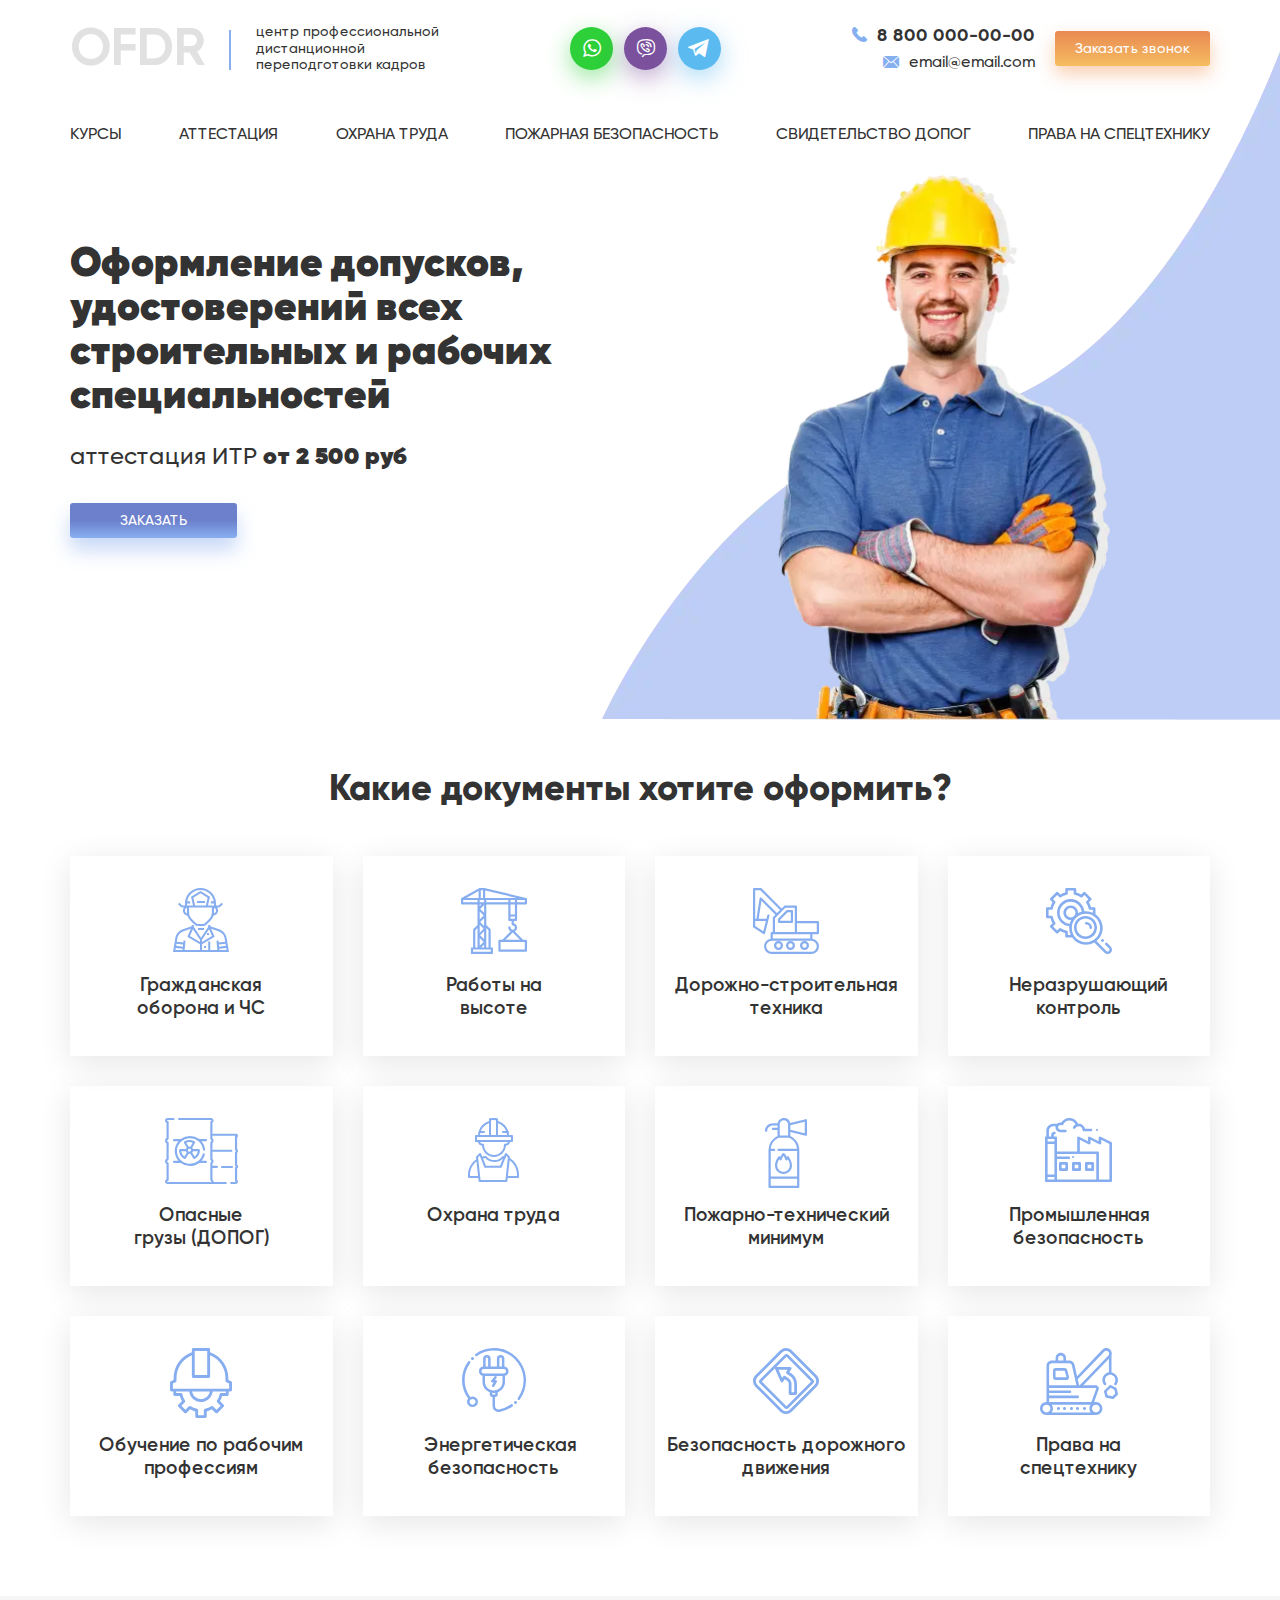
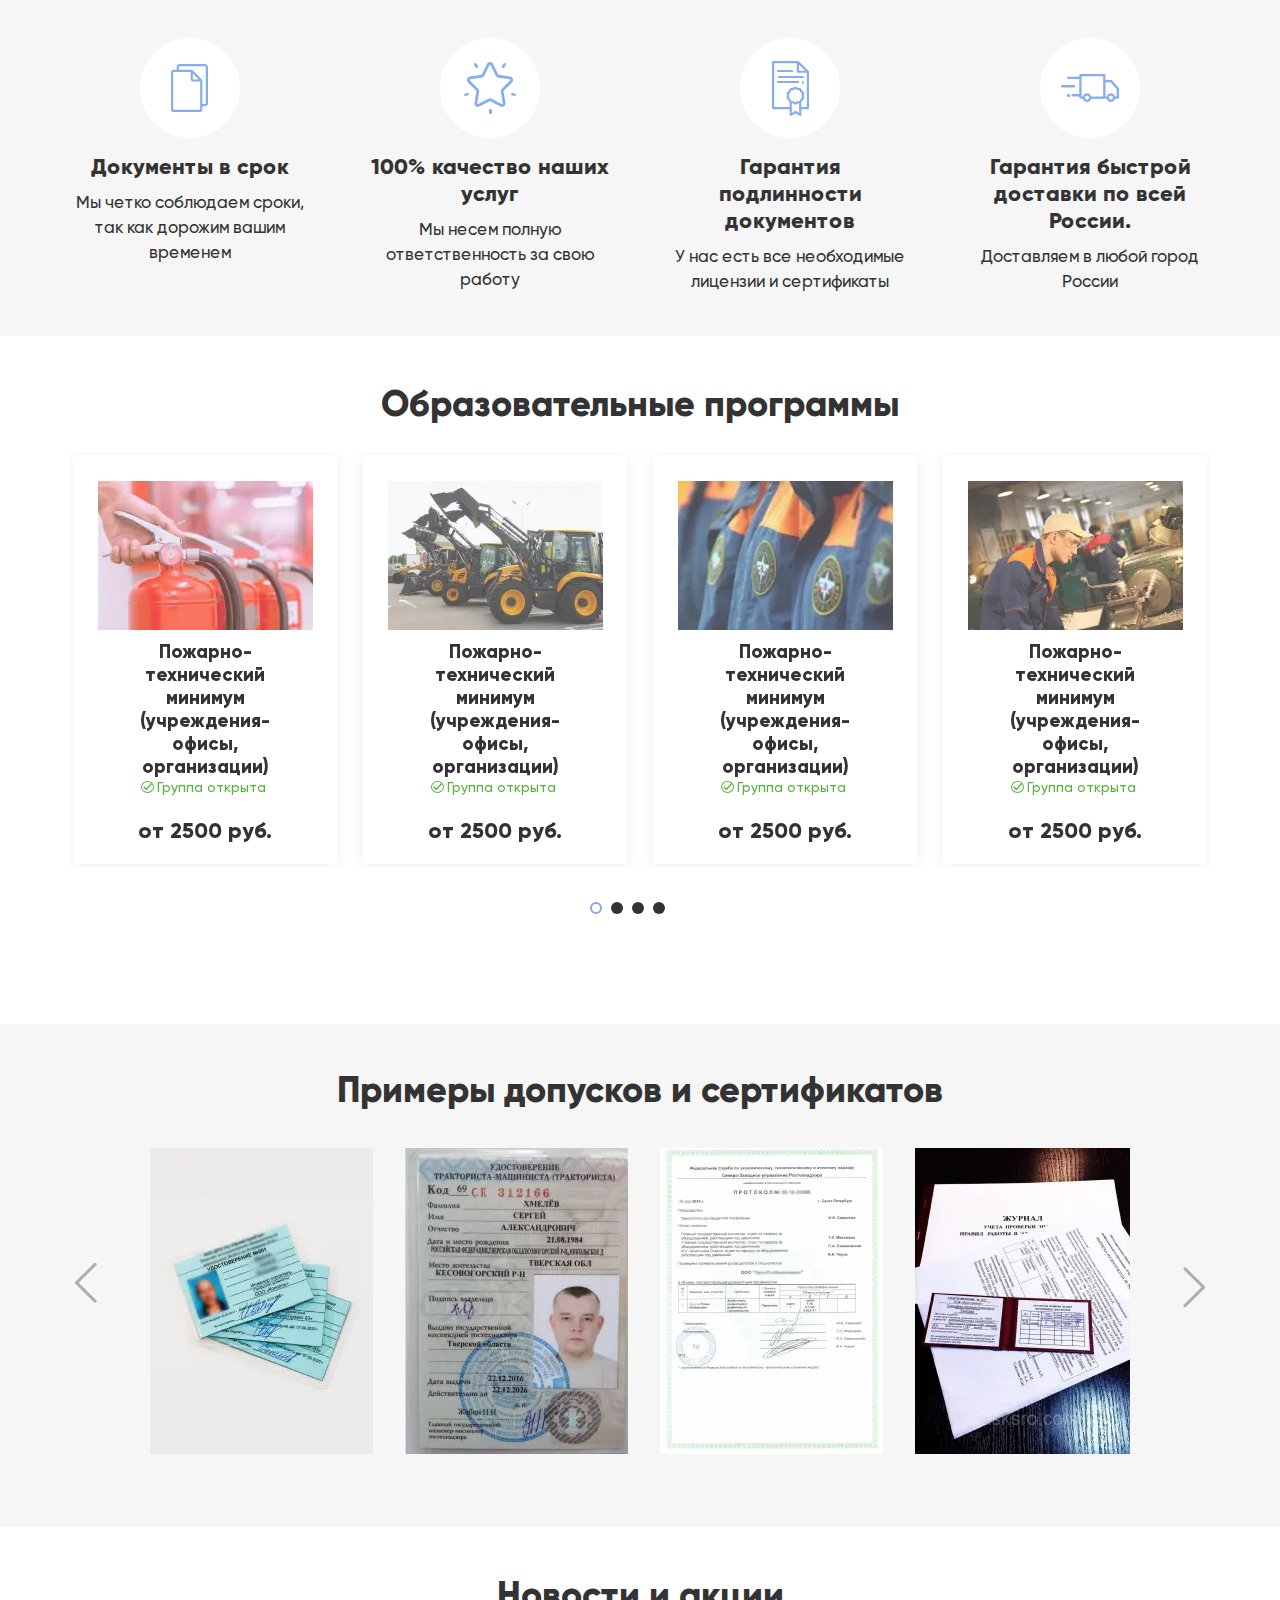
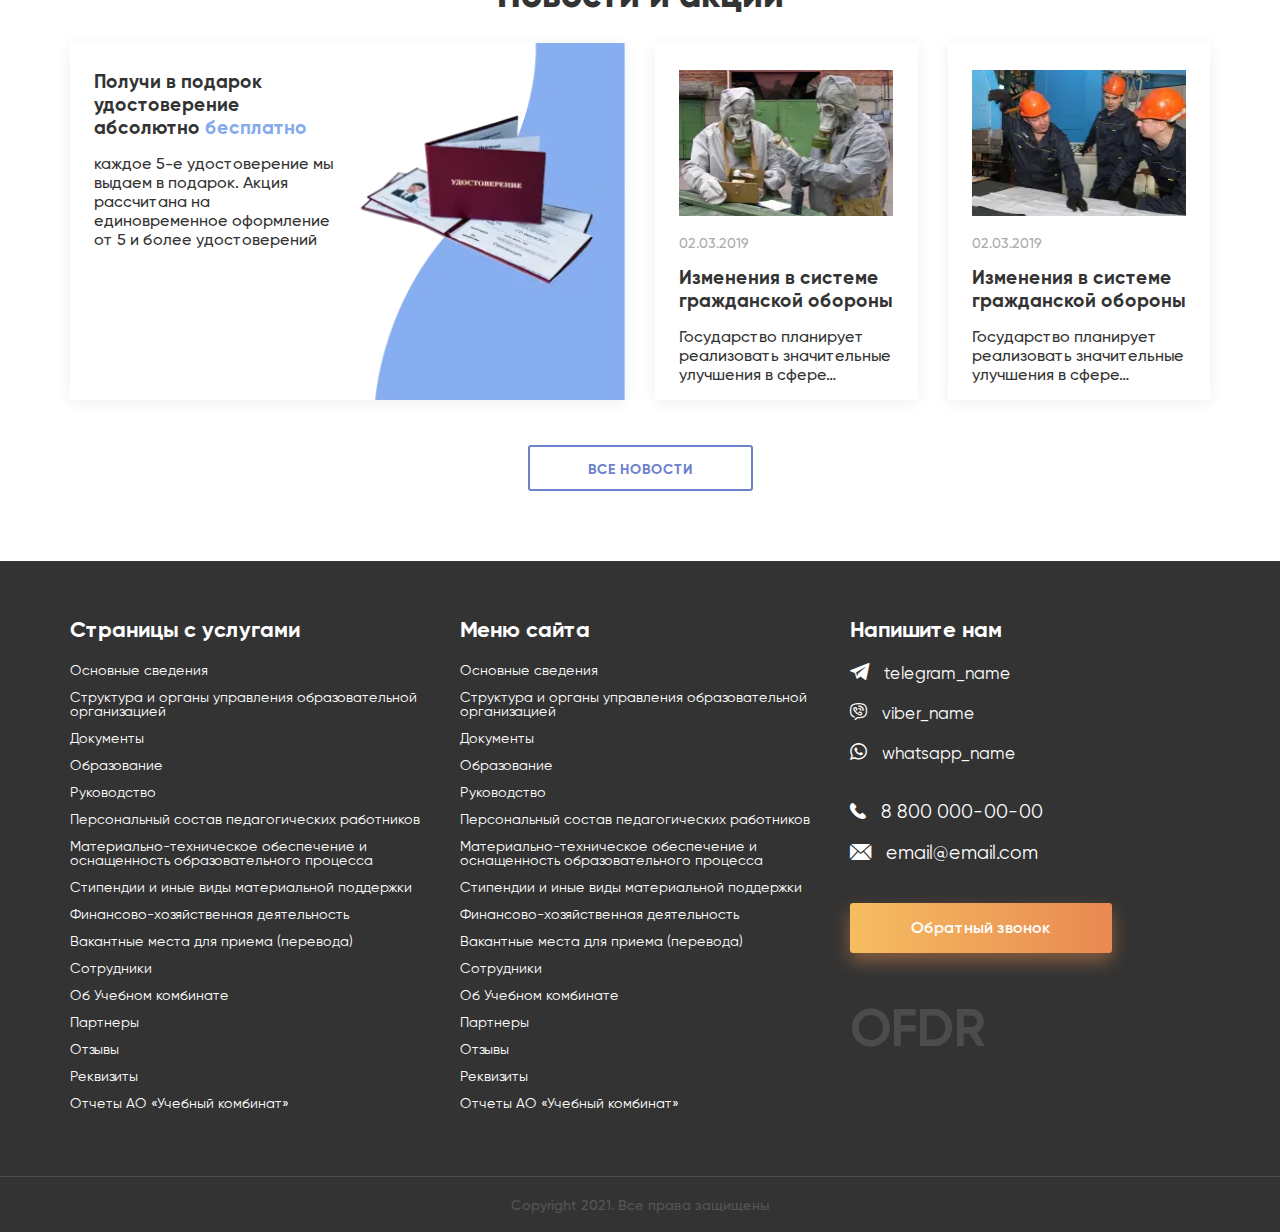
<file: index.html>
<!DOCTYPE html>
<html lang="ru">
	 <head>
	<title>Главная</title>
	<meta charset="UTF-8">
	<meta name="format-detection" content="telephone=no">
	<link rel="stylesheet" href="css/style.min.css">
	<link rel="shortcut icon" href="favicon.ico">
	<meta name="robots" content="noindex, nofollow">
	<!-- <meta name="viewport" content="width=device-width, initial-scale=1.0, maximum-scale=1.0, user-scalable=0"> -->
	<meta name="viewport" content="width=device-width, initial-scale=1.0">
</head>
	<body>
		<div class="wrapper">
			<div class="top">
				<header class="header ">
	<div class="header__content _container">
		<div class="header__column">
			<a href="index.html" class="header__logo">OFDR</a>
			<div class="header__text">центр профессиональной<br>дистанционной<br>переподготовки кадров</div>
		</div>
		<div class="header__column">
			<a href="" class="header__link header__link_wa icon-whatsapp"></a>
			<a href="" class="header__link header__link_vi icon-viber"></a>
			<a href="" class="header__link header__link_tele icon-telegram"></a>
		</div>
		<div class="header__column">
			<div class="header__contacts">
				<a href="tel:88000000000" class="header__number icon-phone">8 800 000-00-00</a>
				<a href="mailto:email@email.com" class="header__mail icon-mess">email@email.com</a>
			</div>
			<a href="#callback" class="header__btn btn _popup-link">Заказать звонок</a>
		</div>
	</div>
	<div class="_container">
		<nav class="intro__nav">
			<ul class="intro__list">
				<li><a href="" class="intro__link">Курсы</a></li>
				<li><a href="attests.html" class="intro__link">АТТЕСТАЦИЯ</a></li>
				<li><a href="" class="intro__link">ОХРАНА ТРУДА</a></li>
				<li><a href="" class="intro__link">ПОЖАРНАЯ БЕЗОПАСНОСТЬ</a></li>
				<li><a href="" class="intro__link">СВИДЕТЕЛЬСТВО ДОПОГ</a></li>
				<li><a href="" class="intro__link">ПРАВА НА СПЕЦТЕХНИКУ</a></li>
			</ul>
		</nav>
		<div class="icon-menu">
			<span></span>
			<span></span>
			<span></span>
		</div>
	</div>
</header>
			</div>
			<main class="page">
				<section class="intro">
					<div class="intro__con">
						<div class="_container">
						<div class="intro__row">
							<div class="intro__content">
									<div class="intro__item">
										<div class="intro__title">Оформление допусков, удостоверений всех строительных и  рабочих специальностей</div>
										<div class="intro__subtitile">аттестация ИТР <span>от 2 500 руб</span></div>
										<a href="contacts.html" class="intro__btn btn_b btn">Заказать </a>
									</div>
							</div>
							<div class="intro__bg _ibg">
								<picture><source srcset="img/eng.webp" type="image/webp"><img src="img/eng.png" alt=""></picture>
							</div>
						</div>
					</div>
					</div>
					<div class="overlay">
						<picture><source srcset="img/overlay.webp" type="image/webp"><img src="img/overlay.png" alt=""></picture>
					</div>
				</section>
				<section class="cards">
					<div class="_container">
						<div class="cards__title title">Какие документы хотите оформить?</div>
						<div class="cards__row">
							<div class="cards__column">
								<a href="" class="cards__item">
									<div class="cards__icon"><picture><source srcset="img/fireman.svg" type="image/webp"><img src="img/fireman.svg" alt=""></picture></div>
									<div class="cards__text">Гражданская оборона и ЧС</div>
								</a>
							</div>
							<div class="cards__column">
								<a href="" class="cards__item">
									<div class="cards__icon"><picture><source srcset="img/crane.svg" type="image/webp"><img src="img/crane.svg" alt=""></picture></div>
									<div class="cards__text">Работы на высоте</div>
								</a>
							</div>
							<div class="cards__column">
								<a href="" class="cards__item">
									<div class="cards__icon"><picture><source srcset="img/excavator.svg" type="image/webp"><img src="img/excavator.svg" alt=""></picture></div>
									<div class="cards__text cards__text_b">Дорожно-строительная техника</div>
								</a>
							</div>
							<div class="cards__column">
								<a href="" class="cards__item">
									<div class="cards__icon"><picture><source srcset="img/settings.svg" type="image/webp"><img src="img/settings.svg" alt=""></picture></div>
									<div class="cards__text">Неразрушающий контроль</div>
								</a>
							</div>
							<div class="cards__column">
								<a href="" class="cards__item">
									<div class="cards__icon"><picture><source srcset="img/toxic-waste.svg" type="image/webp"><img src="img/toxic-waste.svg" alt=""></picture></div>
									<div class="cards__text">Опасные грузы (ДОПОГ)</div>
								</a>
							</div>
							<div class="cards__column">
								<a href="" class="cards__item">
									<div class="cards__icon"><picture><source srcset="img/worker.svg" type="image/webp"><img src="img/worker.svg" alt=""></picture></div>
									<div class="cards__text">Охрана труда</div>
								</a>
							</div>
							<div class="cards__column">
								<a href="" class="cards__item">
									<div class="cards__icon"><picture><source srcset="img/fire-extinguisher.svg" type="image/webp"><img src="img/fire-extinguisher.svg" alt=""></picture></div>
									<div class="cards__text cards__text_b">Пожарно-технический минимум</div>
								</a>
							</div>
							<div class="cards__column">
								<a href="" class="cards__item">
									<div class="cards__icon"><picture><source srcset="img/factory.svg" type="image/webp"><img src="img/factory.svg" alt=""></picture></div>
									<div class="cards__text">Промышленная безопасность</div>
								</a>
							</div>
							<div class="cards__column">
								<a href="" class="cards__item">
									<div class="cards__icon"><picture><source srcset="img/engineer.svg" type="image/webp"><img src="img/engineer.svg" alt=""></picture></div>
									<div class="cards__text cards__text_b">Обучение по рабочим профессиям</div>
								</a>
							</div>
							<div class="cards__column">
								<a href="" class="cards__item">
									<div class="cards__icon"><picture><source srcset="img/plug.svg" type="image/webp"><img src="img/plug.svg" alt=""></picture></div>
									<div class="cards__text">Энергетическая безопасность</div>
								</a>
							</div>
							<div class="cards__column">
								<a href="" class="cards__item">
									<div class="cards__icon"><picture><source srcset="img/curve.svg" type="image/webp"><img src="img/curve.svg" alt=""></picture></div>
									<div class="cards__text cards__text_b">Безопасность дорожного движения</div>
								</a>
							</div>
							<div class="cards__column">
								<a href="" class="cards__item">
									<div class="cards__icon"><picture><source srcset="img/tracktor.svg" type="image/webp"><img src="img/tracktor.svg" alt=""></picture></div>
									<div class="cards__text">Права на спецтехнику</div>
								</a>
							</div>
						</div>
					</div>
				</section>
				<section class="columns">
					<div class="_container">
						<div class="columns__row">
							<div class="columns__column">
								<div class="columns__item">
									<div class="columns__img"><picture><source srcset="img/Shape.svg" type="image/webp"><img src="img/Shape.svg" alt=""></picture></div>
									<div class="columns__title">Документы в срок</div>
									<div class="columns__text">Мы четко соблюдаем сроки, так как дорожим вашим временем</div>
								</div>
							</div>
							<div class="columns__column">
								<div class="columns__item">
									<div class="columns__img"><picture><source srcset="img/favorites.svg" type="image/webp"><img src="img/favorites.svg" alt=""></picture></div>
									<div class="columns__title">100% качество наших услуг</div>
									<div class="columns__text">Мы несем полную ответственность за свою работу</div>
								</div>
							</div>
							<div class="columns__column">
								<div class="columns__item">
									<div class="columns__img"><picture><source srcset="img/file.svg" type="image/webp"><img src="img/file.svg" alt=""></picture></div>
									<div class="columns__title">Гарантия подлинности документов</div>
									<div class="columns__text">У нас есть все необходимые лицензии и сертификаты</div>
								</div>
							</div>
							<div class="columns__column">
								<div class="columns__item">
									<div class="columns__img"><picture><source srcset="img/delivery-truck.svg" type="image/webp"><img class="columns__img_bot" src="img/delivery-truck.svg" alt=""></picture></div>
									<div class="columns__title">Гарантия быстрой доставки по всей России.</div>
									<div class="columns__text">Доставляем в любой город России</div>
								</div>
							</div>
						</div>
					</div>
				</section>
				<section class="programs">
					<div class="_container">
						<div class="programs__title title">Образовательные программы</div>
						<div class="programs__slider _swiper">
							<div class="programs__slide">
								<div class="programs__item">
									<div class="programs__img"><picture><source srcset="img/Bitmap_04.webp" type="image/webp"><img src="img/Bitmap_04.jpg" alt=""></picture></div>
									<div class="programs__text">Пожарно-технический минимум (учреждения-офисы, организации)</div>
									<div class="programs__info icon-acc">Группа открыта</div>
									<div class="programs__price">от 2500 руб.</div>
								</div>
							</div>
							<div class="programs__slide">
								<div class="programs__item">
									<div class="programs__img"><picture><source srcset="img/Bitmap_03.webp" type="image/webp"><img src="img/Bitmap_03.jpg" alt=""></picture></div>
									<div class="programs__text">Пожарно-технический минимум (учреждения-офисы, организации)</div>
									<div class="programs__info icon-acc">Группа открыта</div>
									<div class="programs__price">от 2500 руб.</div>
								</div>
							</div>
							<div class="programs__slide">
								<div class="programs__item">
									<div class="programs__img"><picture><source srcset="img/Bitmap_02.webp" type="image/webp"><img src="img/Bitmap_02.jpg" alt=""></picture></div>
									<div class="programs__text">Пожарно-технический минимум (учреждения-офисы, организации)</div>
									<div class="programs__info icon-acc">Группа открыта</div>
									<div class="programs__price">от 2500 руб.</div>
								</div>
							</div>
							<div class="programs__slide">
								<div class="programs__item">
									<div class="programs__img"><picture><source srcset="img/Bitmap_01.webp" type="image/webp"><img src="img/Bitmap_01.jpg" alt=""></picture></div>
									<div class="programs__text">Пожарно-технический минимум (учреждения-офисы, организации)</div>
									<div class="programs__info icon-acc">Группа открыта</div>
									<div class="programs__price">от 2500 руб.</div>
								</div>
							</div>
						</div>
						<div class="dots"></div>
					</div>
				</section>
				<section class="examples">
					<div class="_container">
						<div class="examples__title title">Примеры допусков и сертификатов</div>
						<div class="examples__slider _swiper">
							<div class="examples__slide">
								<picture><source srcset="img/sl1.webp" type="image/webp"><img src="img/sl1.jpg" alt=""></picture>
							</div>
							<div class="examples__slide">
								<picture><source srcset="img/sl2.webp" type="image/webp"><img src="img/sl2.jpg" alt=""></picture>
							</div>
							<div class="examples__slide">
								<picture><source srcset="img/sl3.webp" type="image/webp"><img src="img/sl3.jpg" alt=""></picture>
							</div>
							<div class="examples__slide">
								<picture><source srcset="img/sl4.webp" type="image/webp"><img src="img/sl4.jpg" alt=""></picture>
							</div>
						</div>
						<div class="arrows arrows-prev icon-arrow"></div>
						<div class="arrows arrows-next icon-arrow"></div>
					</div>
				</section>
				<section class="news">
					<div class="_container">
						<div class="news__title title">Новости и акции</div>
						<div class="news__row">
							<div class="news__column news__column_big">
								<a href="" class="news__item">
									<div class="news__img"><picture><source srcset="img/Group11.webp" type="image/webp"><img src="img/Group11.png" alt=""></picture></div>
									<div class="news__date">02.03.2019</div>
									<div class="news__subtitle">Получи в подарок удостоверение абсолютно <span>бесплатно</span></div>
									<div class="news__text">каждое 5-е удостоверение мы выдаем в подарок. Акция рассчитана на единовременное оформление от 5 и более удостоверений</div>
								</a>
							</div>
							<div class="news__column">
								<a href="" class="news__item">
									<div class="news__img"><picture><source srcset="img/Bitmap1.webp" type="image/webp"><img src="img/Bitmap1.jpg" alt=""></picture></div>
									<div class="news__date">02.03.2019</div>
									<div class="news__subtitle">Изменения в системе гражданской обороны</div>
									<div class="news__text">Государство планирует реализовать значительные улучшения в сфере…</div>
								</a>
							</div>
							<div class="news__column">
								<a href="" class="news__item">
									<div class="news__img"><picture><source srcset="img/Bitmap.webp" type="image/webp"><img src="img/Bitmap.jpg" alt=""></picture></div>
									<div class="news__date">02.03.2019</div>
									<div class="news__subtitle">Изменения в системе гражданской обороны</div>
									<div class="news__text">Государство планирует реализовать значительные улучшения в сфере…</div>
								</a>
							</div>
						</div>
						<a href="news.html" class="news__btn btn">ВСЕ НОВОСТИ</a>
					</div>
				</section>
			</main>
			<footer class="footer">
	<div class="footer__content _container">
		<div class="footer__top">
			<div class="footer__column">
				<div class="footer__title">Страницы с услугами</div>
				<ul class="footer__list">
					<li><a href="" class="footer__link">Основные сведения</a></li>
					<li><a href="" class="footer__link">Структура и органы управления образовательной организацией</a></li>
					<li><a href="" class="footer__link">Документы</a></li>
					<li><a href="" class="footer__link">Образование</a></li>
					<li><a href="" class="footer__link">Руководство</a></li>
					<li><a href="" class="footer__link">Персональный состав педагогических работников</a></li>
					<li><a href="" class="footer__link">Материально-техническое обеспечение и оснащенность образовательного процесса</a></li>
					<li><a href="" class="footer__link">Стипендии и иные виды материальной поддержки</a></li>
					<li><a href="" class="footer__link">Финансово-хозяйственная деятельность</a></li>
					<li><a href="" class="footer__link">Вакантные места для приема (перевода)</a></li>
					<li><a href="" class="footer__link">Сотрудники</a></li>
					<li><a href="" class="footer__link">Об Учебном комбинате</a></li>
					<li><a href="" class="footer__link">Партнеры</a></li>
					<li><a href="" class="footer__link">Отзывы</a></li>
					<li><a href="" class="footer__link">Реквизиты</a></li>
					<li><a href="" class="footer__link">Отчеты АО «Учебный комбинат»</a></li>
				</ul>
			</div>
			<div class="footer__column">
				<div class="footer__title">Меню сайта</div>
				<ul class="footer__list">
					<li><a href="" class="footer__link">Основные сведения</a></li>
					<li><a href="" class="footer__link">Структура и органы управления образовательной организацией</a></li>
					<li><a href="" class="footer__link">Документы</a></li>
					<li><a href="" class="footer__link">Образование</a></li>
					<li><a href="" class="footer__link">Руководство</a></li>
					<li><a href="" class="footer__link">Персональный состав педагогических работников</a></li>
					<li><a href="" class="footer__link">Материально-техническое обеспечение и оснащенность образовательного процесса</a></li>
					<li><a href="" class="footer__link">Стипендии и иные виды материальной поддержки</a></li>
					<li><a href="" class="footer__link">Финансово-хозяйственная деятельность</a></li>
					<li><a href="" class="footer__link">Вакантные места для приема (перевода)</a></li>
					<li><a href="" class="footer__link">Сотрудники</a></li>
					<li><a href="" class="footer__link">Об Учебном комбинате</a></li>
					<li><a href="" class="footer__link">Партнеры</a></li>
					<li><a href="" class="footer__link">Отзывы</a></li>
					<li><a href="" class="footer__link">Реквизиты</a></li>
					<li><a href="" class="footer__link">Отчеты АО «Учебный комбинат»</a></li>
				</ul>
			</div>
			<div class="footer__column">
				<div class="footer__title">Напишите нам</div>
				<ul class="footer__list footer__list_soc">
					<li><a href="" class="icon-telegram footer__link">telegram_name</a></li>
					<li><a href="" class="footer__link icon-viber">viber_name</a></li>
					<li><a href="" class="footer__link icon-whatsapp">whatsapp_name</a></li>
				</ul>
				<ul class="footer__list footer__list_con">
					<li><a href="tel:88000000000" class="footer__link icon-phone">8 800 000-00-00</a></li>
					<li><a href="mailto:email@email.com" class="footer__link icon-mess">email@email.com</a></li>
				</ul>
				<a href="#callback" class="footer__btn header__btn btn _popup-link">Обратный звонок</a>
				<a href="" class="header__logo footer__logo">OFDR</a>
			</div>
		</div>
		<div class="footer__bottom">
			<p>Copyright 2021. Все права защищены</p>
		</div>
	</div>
</footer>
		</div>
		<div class="popup popup_callback">
	<div class="popup__content">
		<div class="popup__body">
			<div class="popup__close"></div>
			<form action="#" data-test="ok" class="form">
				<div class="form__title">Форма обратной связи</div>
				<div class="form__inputs">
					<input autocomplete="off" type="text" name="form[]" data-value="Как к Вам обращаться?" class="input _req" />
					<textarea name="form[]" data-value="Желаемые документы" class="input _req"></textarea>
					<input autocomplete="off" type="text" name="form[]" data-value="+7 (___) __ - __ - __" class="input _phone _req" />
					<input autocomplete="off" type="text" name="form[]" data-value="Email" class="input _req _email" />
				</div>
				<button type="submit" class="form__button btn">Отправить заявку</button>
			</form>
		</div>
	</div>
</div>
<div class="popup popup_message">
	<div class="popup__content">
		<div class="popup__body">
			<div class="popup__close"></div>
			<div class="form__title">Сообщение отправлено!</div>
		</div>
	</div>
</div>
		<!-- <script src="https://code.jquery.com/jquery-3.3.1.min.js"></script> -->
<script src="js/vendors.min.js"></script>
<script src="js/app.min.js"></script>
	</body>
</html>
</file>
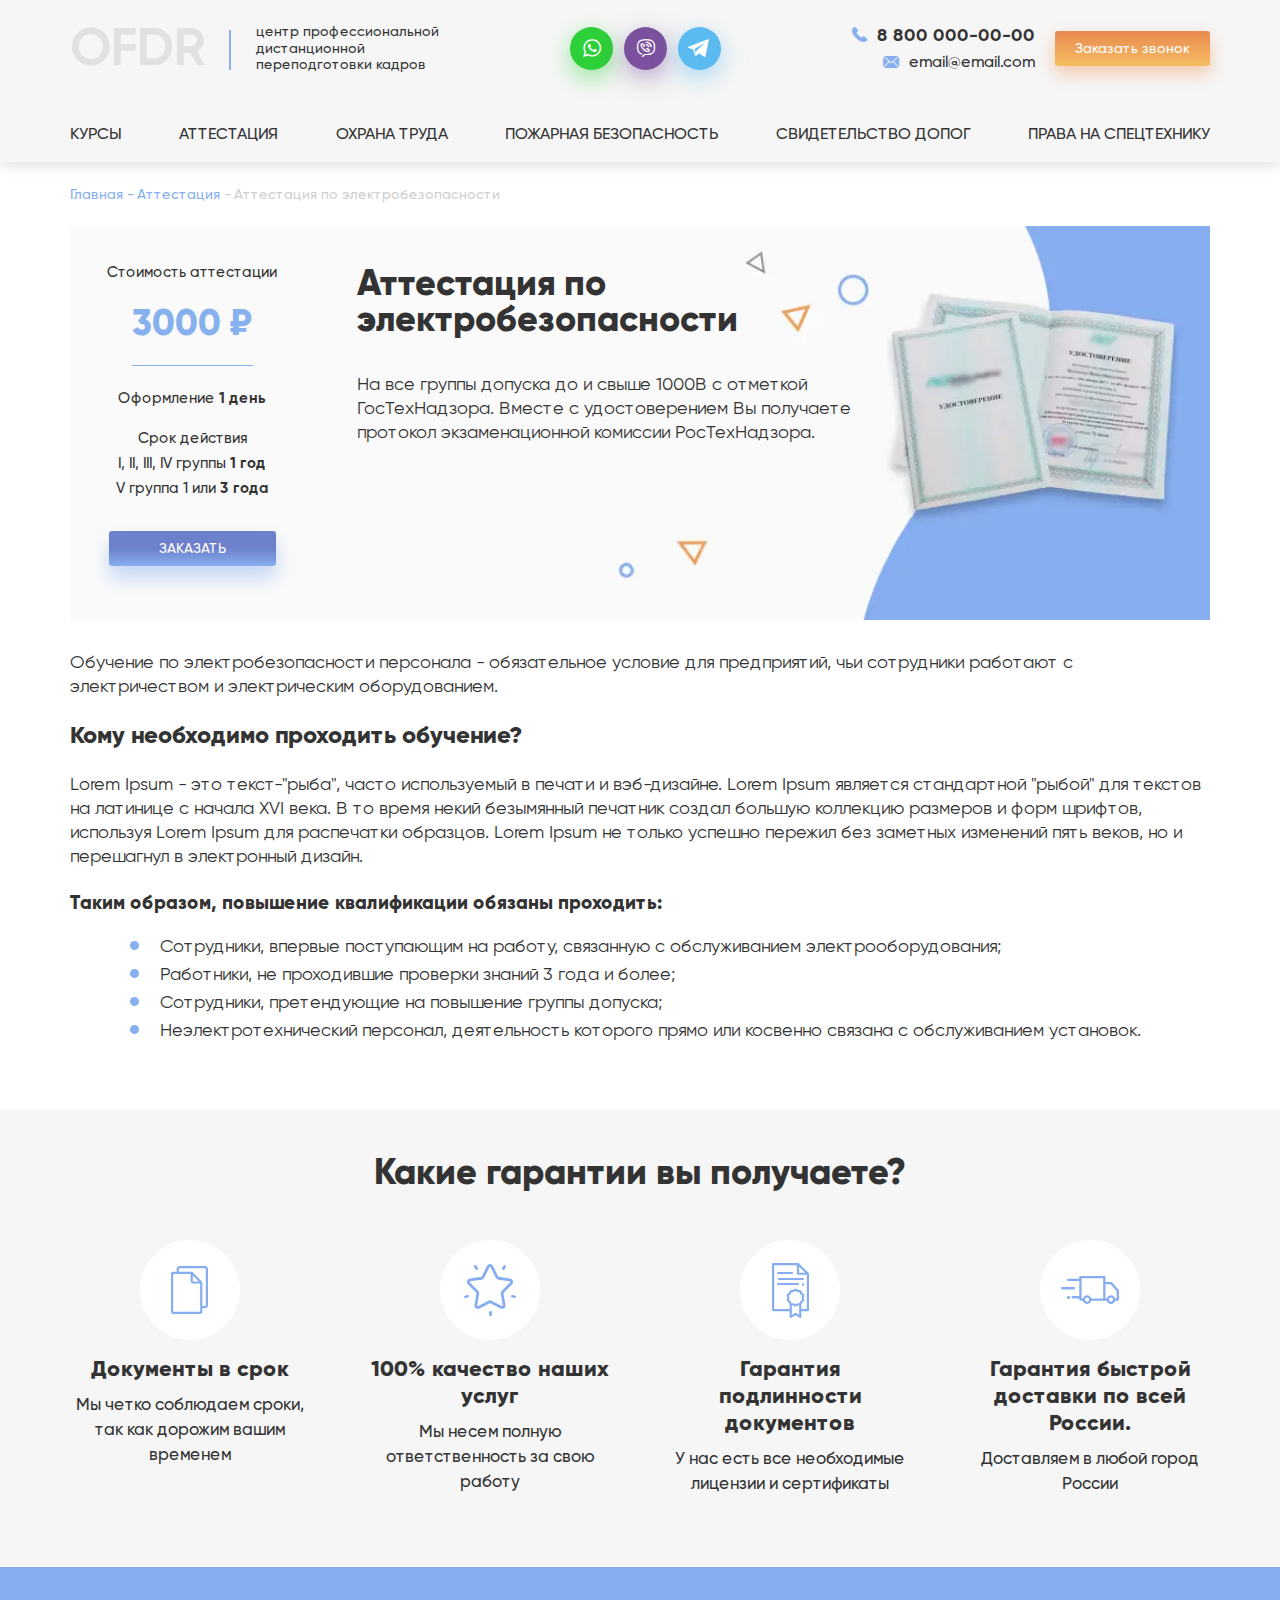
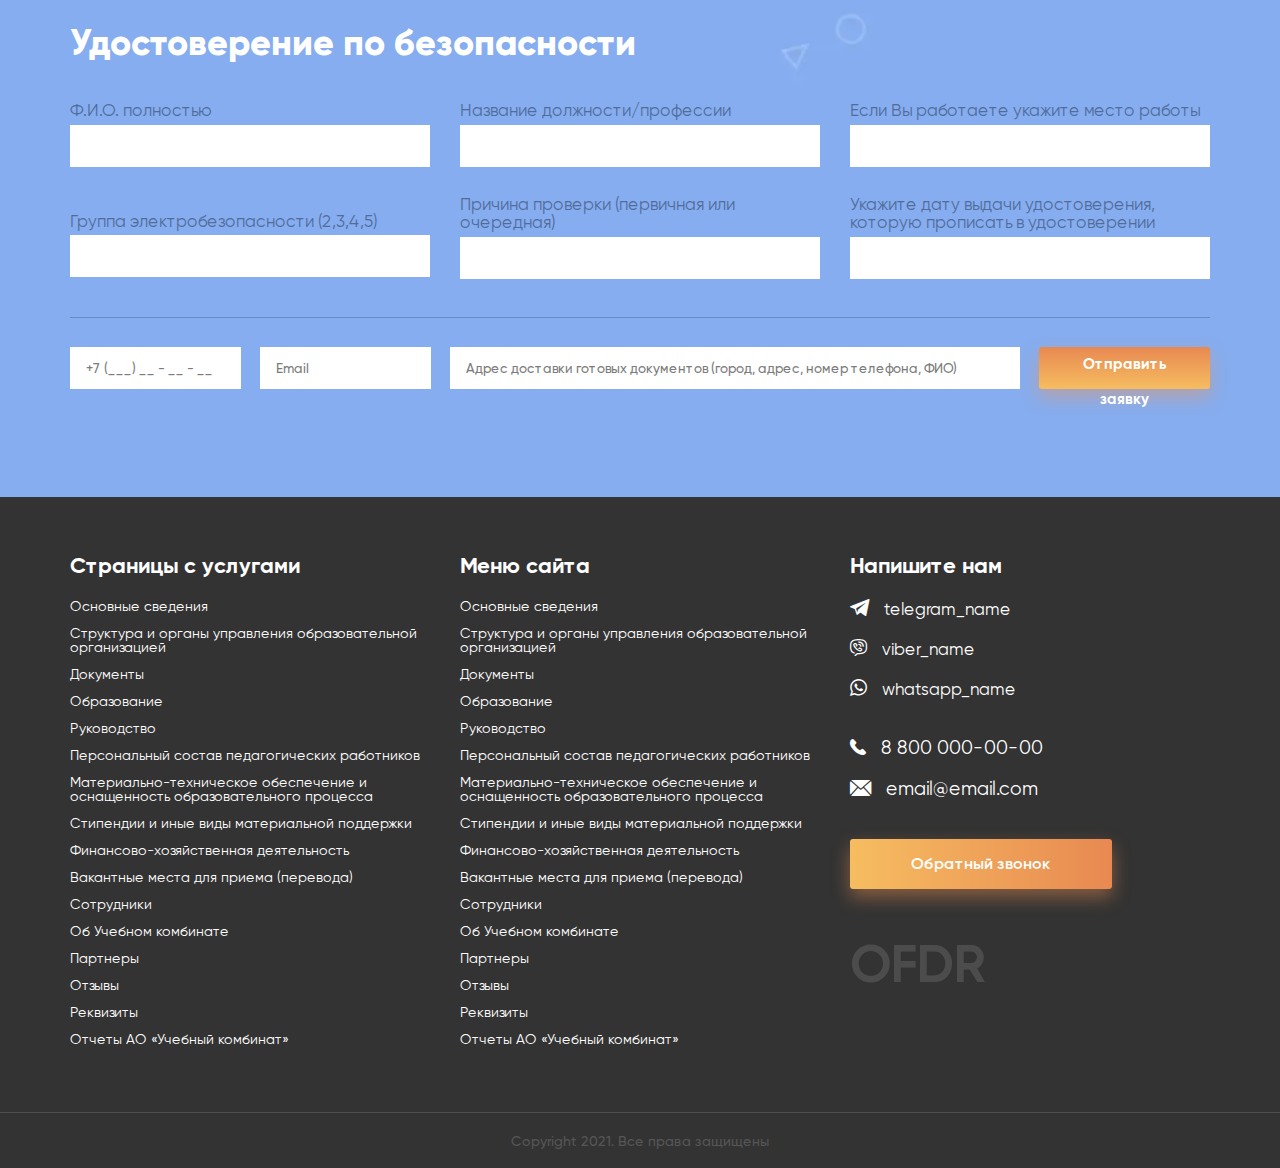
<file: attests.html>
<!DOCTYPE html>
<html lang="ru">
	 <head>
	<title>Новости</title>
	<meta charset="UTF-8">
	<meta name="format-detection" content="telephone=no">
	<link rel="stylesheet" href="css/style.min.css">
	<link rel="shortcut icon" href="favicon.ico">
	<meta name="robots" content="noindex, nofollow">
	<!-- <meta name="viewport" content="width=device-width, initial-scale=1.0, maximum-scale=1.0, user-scalable=0"> -->
	<meta name="viewport" content="width=device-width, initial-scale=1.0">
</head>
	<body>
		<div class="wrapper">
			<header class="header _bg">
	<div class="header__content _container">
		<div class="header__column">
			<a href="index.html" class="header__logo">OFDR</a>
			<div class="header__text">центр профессиональной<br>дистанционной<br>переподготовки кадров</div>
		</div>
		<div class="header__column">
			<a href="" class="header__link header__link_wa icon-whatsapp"></a>
			<a href="" class="header__link header__link_vi icon-viber"></a>
			<a href="" class="header__link header__link_tele icon-telegram"></a>
		</div>
		<div class="header__column">
			<div class="header__contacts">
				<a href="tel:88000000000" class="header__number icon-phone">8 800 000-00-00</a>
				<a href="mailto:email@email.com" class="header__mail icon-mess">email@email.com</a>
			</div>
			<a href="#callback" class="header__btn btn _popup-link">Заказать звонок</a>
		</div>
	</div>
	<div class="_container">
		<nav class="intro__nav">
			<ul class="intro__list">
				<li><a href="" class="intro__link">Курсы</a></li>
				<li><a href="attests.html" class="intro__link">АТТЕСТАЦИЯ</a></li>
				<li><a href="" class="intro__link">ОХРАНА ТРУДА</a></li>
				<li><a href="" class="intro__link">ПОЖАРНАЯ БЕЗОПАСНОСТЬ</a></li>
				<li><a href="" class="intro__link">СВИДЕТЕЛЬСТВО ДОПОГ</a></li>
				<li><a href="" class="intro__link">ПРАВА НА СПЕЦТЕХНИКУ</a></li>
			</ul>
		</nav>
		<div class="icon-menu">
			<span></span>
			<span></span>
			<span></span>
		</div>
	</div>
</header>
			<main class="page">
				<div class="_container">
					<nav class="pages">
						<a href="index.html" class="pages__link">Главная</a>
						<a href="news.html" class="pages__link">Аттестация</a>
						<a href="attests.html" class="pages__link">Аттестация по электробезопасности</a>
					</nav>
					<section class="attests">
						<div class="attests__block">
							<div class="attests__row">
								<div class="attests__column">
									<p>Стоимость аттестации</p>
									<div class="attests__price">3000 ₽</div>
									<p>Оформление <span>1 день</span></p>
									<div class="attests__group">
										<p>Срок действия</p>
										<p>I, II, III, IV группы <span>1 год</span></p>
										<p>V группа 1 или <span>3 года</span></p>
									</div>
									<a href="" class="attests__btn intro__btn btn_b btn">ЗАКАЗАТЬ</a>
								</div>
								<div class="attests__column">
									<div class="attests__title title">Аттестация по электробезопасности</div>
									<div class="attests__text">На все группы допуска до и свыше 1000В с отметкой ГосТехНадзора. Вместе с удостоверением Вы получаете протокол экзаменационной комиссии РосТехНадзора.</div>
								</div>
								<div class="attests__img _ibg"><picture><source srcset="img/att_bg.webp" type="image/webp"><img src="img/att_bg.png" alt=""></picture></div>
							</div>
						</div>
						<div class="attests__text">Обучение по электробезопасности персонала - обязательное условие для предприятий, чьи сотрудники работают с электричеством и электрическим оборудованием.</div>
						<div class="attests__subtitle">Кому необходимо проходить обучение?</div>
						<div class="attests__text">Lorem Ipsum - это текст-"рыба", часто используемый в печати и вэб-дизайне. Lorem Ipsum является стандартной "рыбой" для текстов на латинице с начала XVI века. В то время некий безымянный печатник создал большую коллекцию размеров и форм шрифтов, используя Lorem Ipsum для распечатки образцов. Lorem Ipsum не только успешно пережил без заметных изменений пять веков, но и перешагнул в электронный дизайн.</div>
						<div class="attests__subtitle attests__subtitle_min">Таким образом, повышение квалификации обязаны проходить:</div>
						<ul class="attests__list">
							<li>Сотрудники, впервые поступающим на работу, связанную с обслуживанием электрооборудования;</li>
							<li>Работники, не проходившие проверки знаний 3 года и более;</li>
							<li>Сотрудники, претендующие на повышение группы допуска;</li>
							<li>Неэлектротехнический персонал, деятельность которого прямо или косвенно связана с обслуживанием установок.</li>
						</ul>
					</section>
				</div>
					<section class="garants">
						<div class="_container">
							<div class="garants__title title">Какие гарантии вы получаете?</div>
							<div class="columns__row">
								<div class="columns__column">
									<div class="columns__item">
										<div class="columns__img"><picture><source srcset="img/Shape.svg" type="image/webp"><img src="img/Shape.svg" alt=""></picture></div>
										<div class="columns__title">Документы в срок</div>
										<div class="columns__text">Мы четко соблюдаем сроки, так как дорожим вашим временем</div>
									</div>
								</div>
								<div class="columns__column">
									<div class="columns__item">
										<div class="columns__img"><picture><source srcset="img/favorites.svg" type="image/webp"><img src="img/favorites.svg" alt=""></picture></div>
										<div class="columns__title">100% качество наших услуг</div>
										<div class="columns__text">Мы несем полную ответственность за свою работу</div>
									</div>
								</div>
								<div class="columns__column">
									<div class="columns__item">
										<div class="columns__img"><picture><source srcset="img/file.svg" type="image/webp"><img src="img/file.svg" alt=""></picture></div>
										<div class="columns__title">Гарантия подлинности документов</div>
										<div class="columns__text">У нас есть все необходимые лицензии и сертификаты</div>
									</div>
								</div>
								<div class="columns__column">
									<div class="columns__item">
										<div class="columns__img"><picture><source srcset="img/delivery-truck.svg" type="image/webp"><img class="columns__img_bot" src="img/delivery-truck.svg" alt=""></picture></div>
										<div class="columns__title">Гарантия быстрой доставки по всей России.</div>
										<div class="columns__text">Доставляем в любой город России</div>
									</div>
								</div>
							</div>
						</div>
					</section>
					<section class="secure">
						<div class="secure__bg _ibg"><picture><source srcset="img/att_bg2.webp" type="image/webp"><img src="img/att_bg2.png" alt=""></picture></div>
						<div class="_container">
							<form action="#" data-test="ok" class="secure__form">
								<div class="secure__title title">Удостоверение по безопасности</div>
								<div class="form__line">
									<div class="form__item">
										<label for="full-name" class="form__label">Ф.И.О. полностью</label>
										<input autocomplete="off" type="text" name="full-name" data-value="" class="input _req" />
									</div>
									<div class="form__item">
										<label for="prof" class="form__label">Название должности/профессии</label>
										<input autocomplete="off" type="text" name="prof" data-value="" class="input _req" />
									</div>
									<div class="form__item">
										<label for="adress" class="form__label">Если Вы работаете укажите место работы</label>
										<input autocomplete="off" type="text" name="adress" data-value="" class="input _req" />
									</div>
								</div>
								<div class="form__line">
									<div class="form__item form__item_down">
										<label for="group" class="form__label">Группа электробезопасности (2,3,4,5)</label>
										<input autocomplete="off" type="text" name="group" data-value="" class="input _req" />
									</div>
									<div class="form__item">
										<label for="reason" class="form__label">Причина проверки (первичная или очередная)</label>
										<input autocomplete="off" type="text" name="reason" data-value="" class="input _req" />
									</div>
									<div class="form__item">
										<label for="date" class="form__label">Укажите дату выдачи удостоверения, которую прописать в удостоверении</label>
										<input autocomplete="off" type="text" name="date" data-value="" class="input _req" />
									</div>
								</div>
								<div class="form__line">
									<div class="form__item form__item_last">
										<input autocomplete="off" type="text" name="form[]" data-value="+7 (___) __ - __ - __" class="input _phone _req" />
									</div>
									<div class="form__item form__item_last">
										<input autocomplete="off" type="text" name="form[]" data-value="Email" class="input _email _req" />
									</div>
									<div class="form__item form__item_last">
										<input autocomplete="off" type="text" name="form[]" data-value="Адрес доставки готовых документов (город, адрес, номер телефона, ФИО)" class="input _req" />
									</div>
									<div class="form__item form__item_last">
										<button class="form__button form__btn btn">Отправить заявку</button>
									</div>
								</div>
							</form>
						</div>
					</section>
			</main>
			<footer class="footer">
	<div class="footer__content _container">
		<div class="footer__top">
			<div class="footer__column">
				<div class="footer__title">Страницы с услугами</div>
				<ul class="footer__list">
					<li><a href="" class="footer__link">Основные сведения</a></li>
					<li><a href="" class="footer__link">Структура и органы управления образовательной организацией</a></li>
					<li><a href="" class="footer__link">Документы</a></li>
					<li><a href="" class="footer__link">Образование</a></li>
					<li><a href="" class="footer__link">Руководство</a></li>
					<li><a href="" class="footer__link">Персональный состав педагогических работников</a></li>
					<li><a href="" class="footer__link">Материально-техническое обеспечение и оснащенность образовательного процесса</a></li>
					<li><a href="" class="footer__link">Стипендии и иные виды материальной поддержки</a></li>
					<li><a href="" class="footer__link">Финансово-хозяйственная деятельность</a></li>
					<li><a href="" class="footer__link">Вакантные места для приема (перевода)</a></li>
					<li><a href="" class="footer__link">Сотрудники</a></li>
					<li><a href="" class="footer__link">Об Учебном комбинате</a></li>
					<li><a href="" class="footer__link">Партнеры</a></li>
					<li><a href="" class="footer__link">Отзывы</a></li>
					<li><a href="" class="footer__link">Реквизиты</a></li>
					<li><a href="" class="footer__link">Отчеты АО «Учебный комбинат»</a></li>
				</ul>
			</div>
			<div class="footer__column">
				<div class="footer__title">Меню сайта</div>
				<ul class="footer__list">
					<li><a href="" class="footer__link">Основные сведения</a></li>
					<li><a href="" class="footer__link">Структура и органы управления образовательной организацией</a></li>
					<li><a href="" class="footer__link">Документы</a></li>
					<li><a href="" class="footer__link">Образование</a></li>
					<li><a href="" class="footer__link">Руководство</a></li>
					<li><a href="" class="footer__link">Персональный состав педагогических работников</a></li>
					<li><a href="" class="footer__link">Материально-техническое обеспечение и оснащенность образовательного процесса</a></li>
					<li><a href="" class="footer__link">Стипендии и иные виды материальной поддержки</a></li>
					<li><a href="" class="footer__link">Финансово-хозяйственная деятельность</a></li>
					<li><a href="" class="footer__link">Вакантные места для приема (перевода)</a></li>
					<li><a href="" class="footer__link">Сотрудники</a></li>
					<li><a href="" class="footer__link">Об Учебном комбинате</a></li>
					<li><a href="" class="footer__link">Партнеры</a></li>
					<li><a href="" class="footer__link">Отзывы</a></li>
					<li><a href="" class="footer__link">Реквизиты</a></li>
					<li><a href="" class="footer__link">Отчеты АО «Учебный комбинат»</a></li>
				</ul>
			</div>
			<div class="footer__column">
				<div class="footer__title">Напишите нам</div>
				<ul class="footer__list footer__list_soc">
					<li><a href="" class="icon-telegram footer__link">telegram_name</a></li>
					<li><a href="" class="footer__link icon-viber">viber_name</a></li>
					<li><a href="" class="footer__link icon-whatsapp">whatsapp_name</a></li>
				</ul>
				<ul class="footer__list footer__list_con">
					<li><a href="tel:88000000000" class="footer__link icon-phone">8 800 000-00-00</a></li>
					<li><a href="mailto:email@email.com" class="footer__link icon-mess">email@email.com</a></li>
				</ul>
				<a href="#callback" class="footer__btn header__btn btn _popup-link">Обратный звонок</a>
				<a href="" class="header__logo footer__logo">OFDR</a>
			</div>
		</div>
		<div class="footer__bottom">
			<p>Copyright 2021. Все права защищены</p>
		</div>
	</div>
</footer>
		</div>
		<div class="popup popup_callback">
	<div class="popup__content">
		<div class="popup__body">
			<div class="popup__close"></div>
			<form action="#" data-test="ok" class="form">
				<div class="form__title">Форма обратной связи</div>
				<div class="form__inputs">
					<input autocomplete="off" type="text" name="form[]" data-value="Как к Вам обращаться?" class="input _req" />
					<textarea name="form[]" data-value="Желаемые документы" class="input _req"></textarea>
					<input autocomplete="off" type="text" name="form[]" data-value="+7 (___) __ - __ - __" class="input _phone _req" />
					<input autocomplete="off" type="text" name="form[]" data-value="Email" class="input _req _email" />
				</div>
				<button type="submit" class="form__button btn">Отправить заявку</button>
			</form>
		</div>
	</div>
</div>
<div class="popup popup_message">
	<div class="popup__content">
		<div class="popup__body">
			<div class="popup__close"></div>
			<div class="form__title">Сообщение отправлено!</div>
		</div>
	</div>
</div>
		<!-- <script src="https://code.jquery.com/jquery-3.3.1.min.js"></script> -->
<script src="js/vendors.min.js"></script>
<script src="js/app.min.js"></script>
	</body>
</html>
</file>
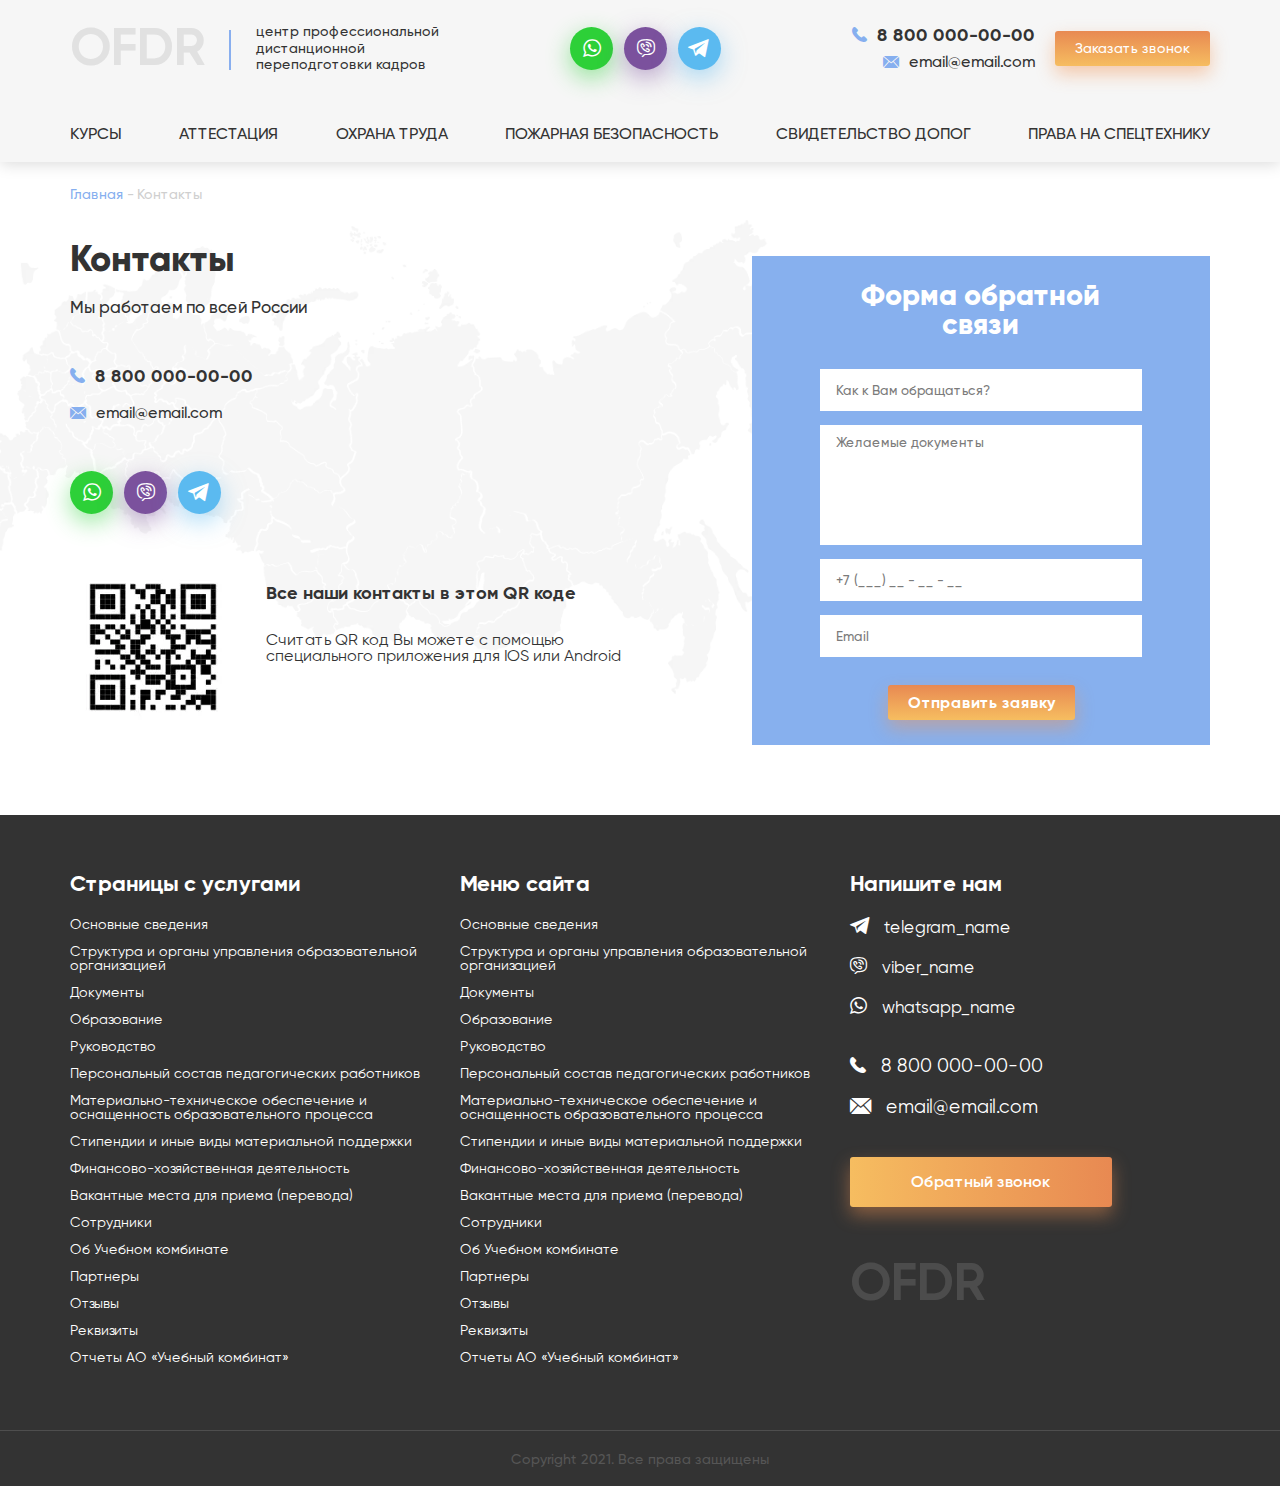
<file: contacts.html>
<!DOCTYPE html><html lang="ru">	 <head>	<title>Контакты</title>	<meta charset="UTF-8">	<meta name="format-detection" content="telephone=no">	<link rel="stylesheet" href="css/style.min.css">	<link rel="shortcut icon" href="favicon.ico">	<!-- <meta name="robots" content="noindex, nofollow"> -->	<!-- <meta name="viewport" content="width=device-width, initial-scale=1.0, maximum-scale=1.0, user-scalable=0"> -->	<meta name="viewport" content="width=device-width, initial-scale=1.0"></head>	<body>		<div class="wrapper">			<header class="header _bg">	<div class="header__content _container">		<div class="header__column">			<a href="index.html" class="header__logo">OFDR</a>			<div class="header__text">центр профессиональной<br>дистанционной<br>переподготовки кадров</div>		</div>		<div class="header__column">			<a href="" class="header__link header__link_wa icon-whatsapp"></a>			<a href="" class="header__link header__link_vi icon-viber"></a>			<a href="" class="header__link header__link_tele icon-telegram"></a>		</div>		<div class="header__column">			<div class="header__contacts">				<a href="tel:88000000000" class="header__number icon-phone">8 800 000-00-00</a>				<a href="mailto:email@email.com" class="header__mail icon-mess">email@email.com</a>			</div>			<a href="#callback" class="header__btn btn _popup-link">Заказать звонок</a>		</div>	</div>	<div class="_container">		<nav class="intro__nav">			<ul class="intro__list">				<li><a href="" class="intro__link">Курсы</a></li>				<li><a href="attests.html" class="intro__link">АТТЕСТАЦИЯ</a></li>				<li><a href="" class="intro__link">ОХРАНА ТРУДА</a></li>				<li><a href="" class="intro__link">ПОЖАРНАЯ БЕЗОПАСНОСТЬ</a></li>				<li><a href="" class="intro__link">СВИДЕТЕЛЬСТВО ДОПОГ</a></li>				<li><a href="" class="intro__link">ПРАВА НА СПЕЦТЕХНИКУ</a></li>			</ul>		</nav>		<div class="icon-menu">			<span></span>			<span></span>			<span></span>		</div>	</div></header>			<main class="page">				<div class="_container">					<nav class="pages">						<a href="index.html" class="pages__link">Главная</a>						<a href="contacts.html" class="pages__link">Контакты</a>					</nav>					<section class="contacts">						<div class="contacts__row">							<div class="contacts__content">								<div class="contacts__title title">Контакты</div>								<div class="contacts__subtitle">Мы работаем по всей России</div>								<div class="contacts__block contacts__block_col">									<a href="tel:88000000000" class="header__number icon-phone">8 800 000-00-00</a>									<a href="mailto:email@email.com" class="header__mail icon-mess">email@email.com</a>								</div>								<div class="contacts__block">									<a href="" class="header__link header__link_wa icon-whatsapp"></a>									<a href="" class="header__link header__link_vi icon-viber"></a>									<a href="" class="header__link header__link_tele icon-telegram"></a>								</div>								<div class="contacts__block">									<div class="contacts__qr"><picture><source srcset="img/QR.webp" type="image/webp"><img src="img/QR.png" alt=""></picture></div>									<div class="contacts__body">										<div class="contacts__label">Все наши контакты в этом QR коде</div>										<div class="contacts__text">Считать QR код Вы можете с помощью специального приложения для IOS или Android</div>									</div>								</div>							</div>							<div class="contacts__form">								<form action="#" data-test="ok" class="form">									<div class="form__title">Форма обратной связи</div>									<div class="form__inputs">										<input autocomplete="off" type="text" name="form[]" data-value="Как к Вам обращаться?" class="input _req" />										<textarea name="" id="" data-value="Желаемые документы" class="input _req"></textarea>										<input autocomplete="off" type="text" name="form[]" data-value="+7 (___) __ - __ - __" class="input _phone _req" />										<input autocomplete="off" type="text" name="form[]" data-value="Email" class="input _req _email" />									</div>									<button type="submit" class="form__button btn">Отправить заявку</button>								</form>							</div>						</div>					</section>				</div>				<div class="contacts__bg _ibg">						<picture><source srcset="img/con_bg.webp" type="image/webp"><img src="img/con_bg.png" alt=""></picture>				</div>			</main>			<footer class="footer">	<div class="footer__content _container">		<div class="footer__top">			<div class="footer__column">				<div class="footer__title">Страницы с услугами</div>				<ul class="footer__list">					<li><a href="" class="footer__link">Основные сведения</a></li>					<li><a href="" class="footer__link">Структура и органы управления образовательной организацией</a></li>					<li><a href="" class="footer__link">Документы</a></li>					<li><a href="" class="footer__link">Образование</a></li>					<li><a href="" class="footer__link">Руководство</a></li>					<li><a href="" class="footer__link">Персональный состав педагогических работников</a></li>					<li><a href="" class="footer__link">Материально-техническое обеспечение и оснащенность образовательного процесса</a></li>					<li><a href="" class="footer__link">Стипендии и иные виды материальной поддержки</a></li>					<li><a href="" class="footer__link">Финансово-хозяйственная деятельность</a></li>					<li><a href="" class="footer__link">Вакантные места для приема (перевода)</a></li>					<li><a href="" class="footer__link">Сотрудники</a></li>					<li><a href="" class="footer__link">Об Учебном комбинате</a></li>					<li><a href="" class="footer__link">Партнеры</a></li>					<li><a href="" class="footer__link">Отзывы</a></li>					<li><a href="" class="footer__link">Реквизиты</a></li>					<li><a href="" class="footer__link">Отчеты АО «Учебный комбинат»</a></li>				</ul>			</div>			<div class="footer__column">				<div class="footer__title">Меню сайта</div>				<ul class="footer__list">					<li><a href="" class="footer__link">Основные сведения</a></li>					<li><a href="" class="footer__link">Структура и органы управления образовательной организацией</a></li>					<li><a href="" class="footer__link">Документы</a></li>					<li><a href="" class="footer__link">Образование</a></li>					<li><a href="" class="footer__link">Руководство</a></li>					<li><a href="" class="footer__link">Персональный состав педагогических работников</a></li>					<li><a href="" class="footer__link">Материально-техническое обеспечение и оснащенность образовательного процесса</a></li>					<li><a href="" class="footer__link">Стипендии и иные виды материальной поддержки</a></li>					<li><a href="" class="footer__link">Финансово-хозяйственная деятельность</a></li>					<li><a href="" class="footer__link">Вакантные места для приема (перевода)</a></li>					<li><a href="" class="footer__link">Сотрудники</a></li>					<li><a href="" class="footer__link">Об Учебном комбинате</a></li>					<li><a href="" class="footer__link">Партнеры</a></li>					<li><a href="" class="footer__link">Отзывы</a></li>					<li><a href="" class="footer__link">Реквизиты</a></li>					<li><a href="" class="footer__link">Отчеты АО «Учебный комбинат»</a></li>				</ul>			</div>			<div class="footer__column">				<div class="footer__title">Напишите нам</div>				<ul class="footer__list footer__list_soc">					<li><a href="" class="icon-telegram footer__link">telegram_name</a></li>					<li><a href="" class="footer__link icon-viber">viber_name</a></li>					<li><a href="" class="footer__link icon-whatsapp">whatsapp_name</a></li>				</ul>				<ul class="footer__list footer__list_con">					<li><a href="tel:88000000000" class="footer__link icon-phone">8 800 000-00-00</a></li>					<li><a href="mailto:email@email.com" class="footer__link icon-mess">email@email.com</a></li>				</ul>				<a href="#callback" class="footer__btn header__btn btn _popup-link">Обратный звонок</a>				<a href="" class="header__logo footer__logo">OFDR</a>			</div>		</div>		<div class="footer__bottom">			<p>Copyright 2021. Все права защищены</p>		</div>	</div></footer>		</div>		<div class="popup popup_callback">	<div class="popup__content">		<div class="popup__body">			<div class="popup__close"></div>			<form action="#" data-test="ok" class="form">				<div class="form__title">Форма обратной связи</div>				<div class="form__inputs">					<input autocomplete="off" type="text" name="form[]" data-value="Как к Вам обращаться?" class="input _req" />					<textarea name="form[]" data-value="Желаемые документы" class="input _req"></textarea>					<input autocomplete="off" type="text" name="form[]" data-value="+7 (___) __ - __ - __" class="input _phone _req" />					<input autocomplete="off" type="text" name="form[]" data-value="Email" class="input _req _email" />				</div>				<button type="submit" class="form__button btn">Отправить заявку</button>			</form>		</div>	</div></div><div class="popup popup_message">	<div class="popup__content">		<div class="popup__body">			<div class="popup__close"></div>			<div class="form__title">Сообщение отправлено!</div>		</div>	</div></div>		<!-- <script src="https://code.jquery.com/jquery-3.3.1.min.js"></script> --><script src="js/vendors.min.js"></script><script src="js/app.min.js"></script>	</body></html>
</file>
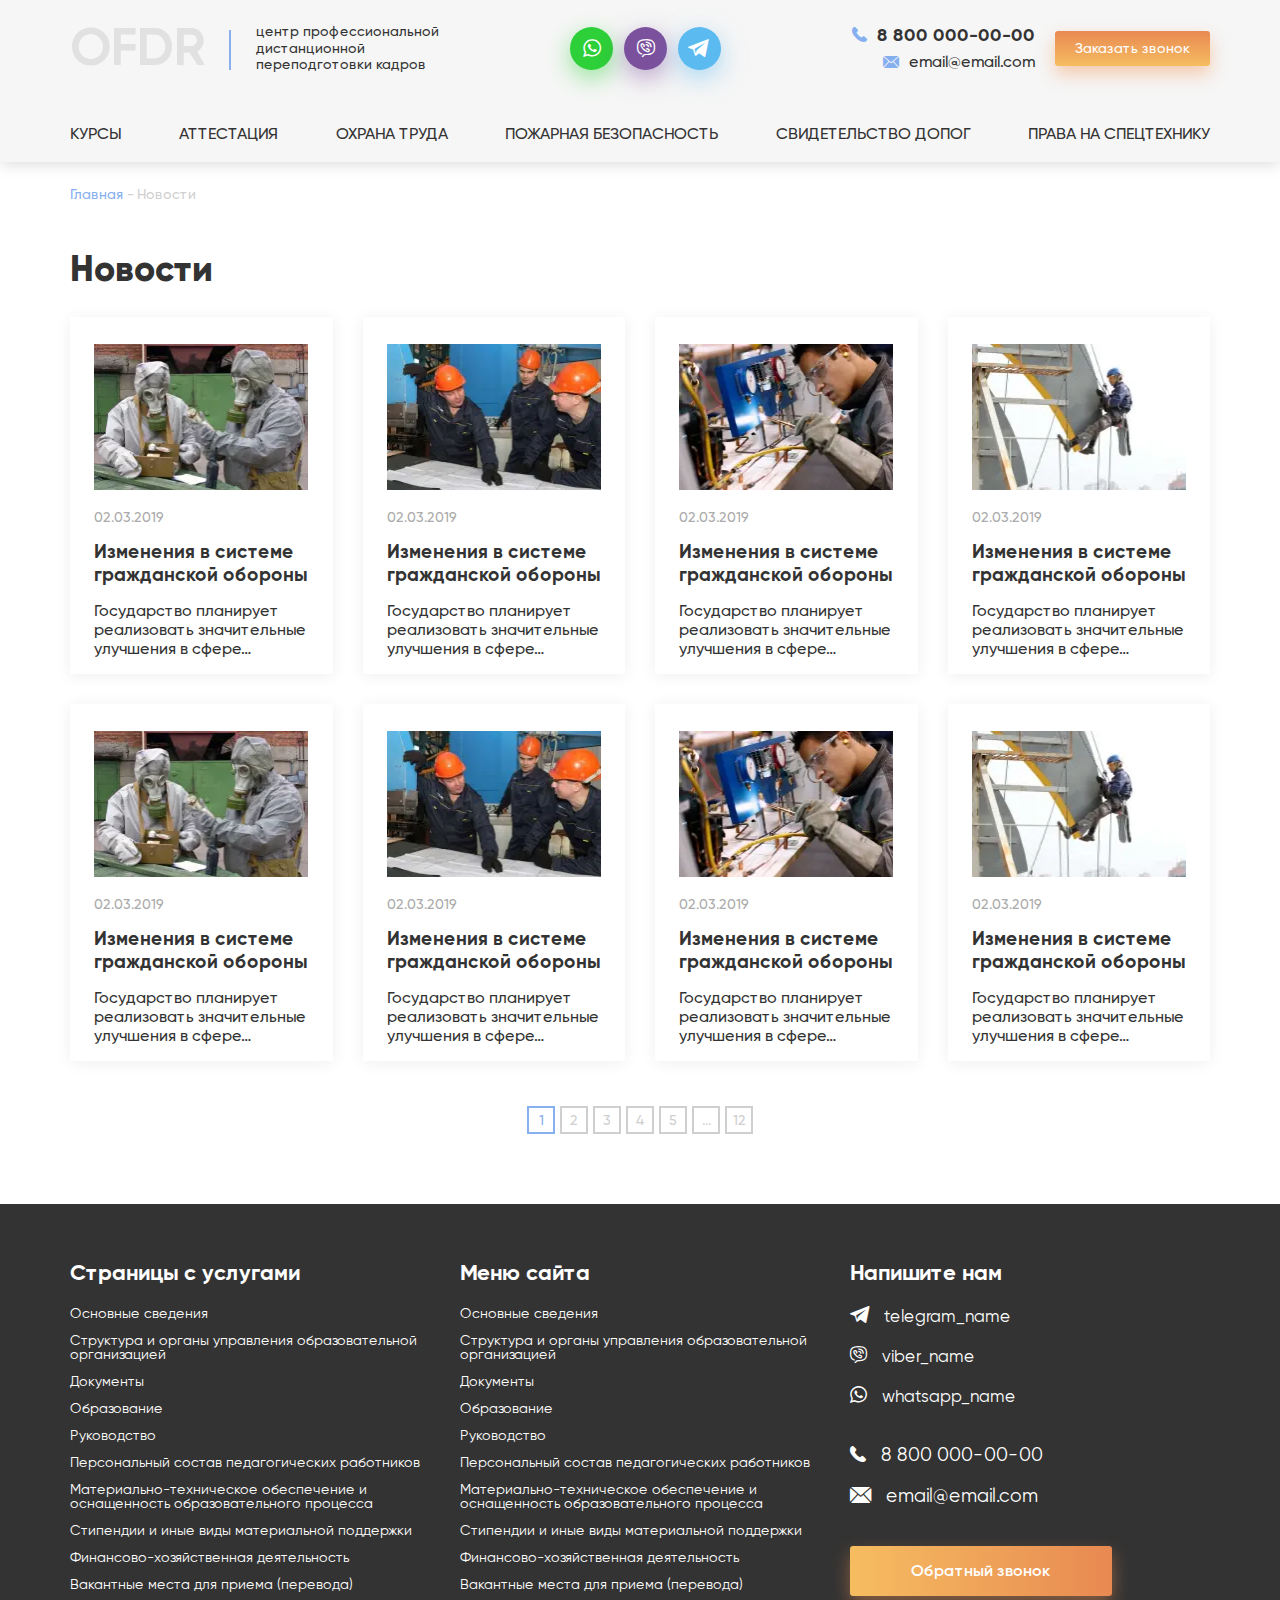
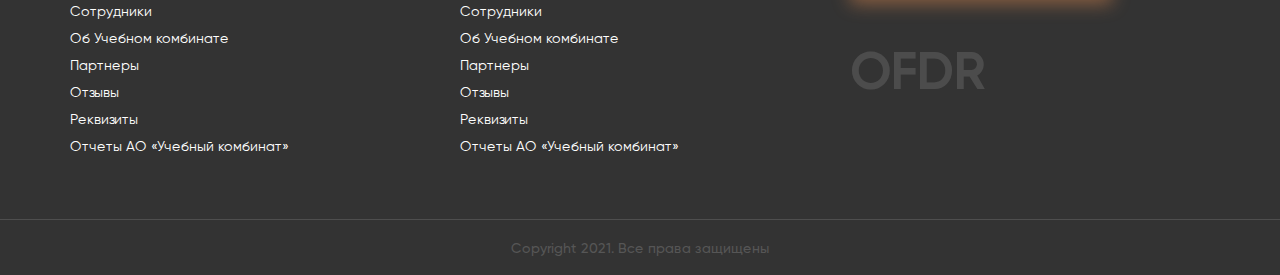
<file: news.html>
<!DOCTYPE html>
<html lang="ru">
	 <head>
	<title>Новости</title>
	<meta charset="UTF-8">
	<meta name="format-detection" content="telephone=no">
	<link rel="stylesheet" href="css/style.min.css">
	<link rel="shortcut icon" href="favicon.ico">
	<meta name="robots" content="noindex, nofollow">
	<!-- <meta name="viewport" content="width=device-width, initial-scale=1.0, maximum-scale=1.0, user-scalable=0"> -->
	<meta name="viewport" content="width=device-width, initial-scale=1.0">
</head>
	<body>
		<div class="wrapper">
			<header class="header _bg">
	<div class="header__content _container">
		<div class="header__column">
			<a href="index.html" class="header__logo">OFDR</a>
			<div class="header__text">центр профессиональной<br>дистанционной<br>переподготовки кадров</div>
		</div>
		<div class="header__column">
			<a href="" class="header__link header__link_wa icon-whatsapp"></a>
			<a href="" class="header__link header__link_vi icon-viber"></a>
			<a href="" class="header__link header__link_tele icon-telegram"></a>
		</div>
		<div class="header__column">
			<div class="header__contacts">
				<a href="tel:88000000000" class="header__number icon-phone">8 800 000-00-00</a>
				<a href="mailto:email@email.com" class="header__mail icon-mess">email@email.com</a>
			</div>
			<a href="#callback" class="header__btn btn _popup-link">Заказать звонок</a>
		</div>
	</div>
	<div class="_container">
		<nav class="intro__nav">
			<ul class="intro__list">
				<li><a href="" class="intro__link">Курсы</a></li>
				<li><a href="attests.html" class="intro__link">АТТЕСТАЦИЯ</a></li>
				<li><a href="" class="intro__link">ОХРАНА ТРУДА</a></li>
				<li><a href="" class="intro__link">ПОЖАРНАЯ БЕЗОПАСНОСТЬ</a></li>
				<li><a href="" class="intro__link">СВИДЕТЕЛЬСТВО ДОПОГ</a></li>
				<li><a href="" class="intro__link">ПРАВА НА СПЕЦТЕХНИКУ</a></li>
			</ul>
		</nav>
		<div class="icon-menu">
			<span></span>
			<span></span>
			<span></span>
		</div>
	</div>
</header>
			<main class="page">
				<div class="_container">
					<nav class="pages">
						<a href="index.html" class="pages__link">Главная</a>
						<a href="news.html" class="pages__link">Новости</a>
					</nav>
					<section class="news">
						<div class="news__title news__title_news title">Новости</div>
						<div class="news__row news__row_news">
							<div class="news__column">
								<a href="" class="news__item">
									<div class="news__img"><picture><source srcset="img/Bitmap1.webp" type="image/webp"><img src="img/Bitmap1.jpg" alt=""></picture></div>
									<div class="news__date">02.03.2019</div>
									<div class="news__subtitle">Изменения в системе гражданской обороны</div>
									<div class="news__text">Государство планирует реализовать значительные улучшения в сфере…</div>
								</a>
							</div>
							<div class="news__column news__column_news">
								<a href="" class="news__item">
									<div class="news__img"><picture><source srcset="img/Bitmap.webp" type="image/webp"><img src="img/Bitmap.jpg" alt=""></picture></div>
									<div class="news__date">02.03.2019</div>
									<div class="news__subtitle">Изменения в системе гражданской обороны</div>
									<div class="news__text">Государство планирует реализовать значительные улучшения в сфере…</div>
								</a>
							</div>
							<div class="news__column">
								<a href="" class="news__item">
									<div class="news__img"><picture><source srcset="img/Bitmap3.webp" type="image/webp"><img src="img/Bitmap3.jpg" alt=""></picture></div>
									<div class="news__date">02.03.2019</div>
									<div class="news__subtitle">Изменения в системе гражданской обороны</div>
									<div class="news__text">Государство планирует реализовать значительные улучшения в сфере…</div>
								</a>
							</div>
							<div class="news__column">
								<a href="" class="news__item">
									<div class="news__img"><picture><source srcset="img/Bitmap4.webp" type="image/webp"><img src="img/Bitmap4.jpg" alt=""></picture></div>
									<div class="news__date">02.03.2019</div>
									<div class="news__subtitle">Изменения в системе гражданской обороны</div>
									<div class="news__text">Государство планирует реализовать значительные улучшения в сфере…</div>
								</a>
							</div>
							<div class="news__column">
								<a href="" class="news__item">
									<div class="news__img"><picture><source srcset="img/Bitmap1.webp" type="image/webp"><img src="img/Bitmap1.jpg" alt=""></picture></div>
									<div class="news__date">02.03.2019</div>
									<div class="news__subtitle">Изменения в системе гражданской обороны</div>
									<div class="news__text">Государство планирует реализовать значительные улучшения в сфере…</div>
								</a>
							</div>
							<div class="news__column">
								<a href="" class="news__item">
									<div class="news__img"><picture><source srcset="img/Bitmap.webp" type="image/webp"><img src="img/Bitmap.jpg" alt=""></picture></div>
									<div class="news__date">02.03.2019</div>
									<div class="news__subtitle">Изменения в системе гражданской обороны</div>
									<div class="news__text">Государство планирует реализовать значительные улучшения в сфере…</div>
								</a>
							</div>
							<div class="news__column">
								<a href="" class="news__item">
									<div class="news__img"><picture><source srcset="img/Bitmap3.webp" type="image/webp"><img src="img/Bitmap3.jpg" alt=""></picture></div>
									<div class="news__date">02.03.2019</div>
									<div class="news__subtitle">Изменения в системе гражданской обороны</div>
									<div class="news__text">Государство планирует реализовать значительные улучшения в сфере…</div>
								</a>
							</div>
							<div class="news__column">
								<a href="" class="news__item">
									<div class="news__img"><picture><source srcset="img/Bitmap4.webp" type="image/webp"><img src="img/Bitmap4.jpg" alt=""></picture></div>
									<div class="news__date">02.03.2019</div>
									<div class="news__subtitle">Изменения в системе гражданской обороны</div>
									<div class="news__text">Государство планирует реализовать значительные улучшения в сфере…</div>
								</a>
							</div>
						</div>
						<div class="news__links">
							<a href="" class="news__nextpage _active">1</a>
							<a href="" class="news__nextpage">2</a>
							<a href="" class="news__nextpage">3</a>
							<a href="" class="news__nextpage">4</a>
							<a href="" class="news__nextpage">5</a>
							<a href="" class="news__nextpage">...</a>
							<a href="" class="news__nextpage">12</a>
						</div>
				</section>
				</div>
			</main>
			<footer class="footer">
	<div class="footer__content _container">
		<div class="footer__top">
			<div class="footer__column">
				<div class="footer__title">Страницы с услугами</div>
				<ul class="footer__list">
					<li><a href="" class="footer__link">Основные сведения</a></li>
					<li><a href="" class="footer__link">Структура и органы управления образовательной организацией</a></li>
					<li><a href="" class="footer__link">Документы</a></li>
					<li><a href="" class="footer__link">Образование</a></li>
					<li><a href="" class="footer__link">Руководство</a></li>
					<li><a href="" class="footer__link">Персональный состав педагогических работников</a></li>
					<li><a href="" class="footer__link">Материально-техническое обеспечение и оснащенность образовательного процесса</a></li>
					<li><a href="" class="footer__link">Стипендии и иные виды материальной поддержки</a></li>
					<li><a href="" class="footer__link">Финансово-хозяйственная деятельность</a></li>
					<li><a href="" class="footer__link">Вакантные места для приема (перевода)</a></li>
					<li><a href="" class="footer__link">Сотрудники</a></li>
					<li><a href="" class="footer__link">Об Учебном комбинате</a></li>
					<li><a href="" class="footer__link">Партнеры</a></li>
					<li><a href="" class="footer__link">Отзывы</a></li>
					<li><a href="" class="footer__link">Реквизиты</a></li>
					<li><a href="" class="footer__link">Отчеты АО «Учебный комбинат»</a></li>
				</ul>
			</div>
			<div class="footer__column">
				<div class="footer__title">Меню сайта</div>
				<ul class="footer__list">
					<li><a href="" class="footer__link">Основные сведения</a></li>
					<li><a href="" class="footer__link">Структура и органы управления образовательной организацией</a></li>
					<li><a href="" class="footer__link">Документы</a></li>
					<li><a href="" class="footer__link">Образование</a></li>
					<li><a href="" class="footer__link">Руководство</a></li>
					<li><a href="" class="footer__link">Персональный состав педагогических работников</a></li>
					<li><a href="" class="footer__link">Материально-техническое обеспечение и оснащенность образовательного процесса</a></li>
					<li><a href="" class="footer__link">Стипендии и иные виды материальной поддержки</a></li>
					<li><a href="" class="footer__link">Финансово-хозяйственная деятельность</a></li>
					<li><a href="" class="footer__link">Вакантные места для приема (перевода)</a></li>
					<li><a href="" class="footer__link">Сотрудники</a></li>
					<li><a href="" class="footer__link">Об Учебном комбинате</a></li>
					<li><a href="" class="footer__link">Партнеры</a></li>
					<li><a href="" class="footer__link">Отзывы</a></li>
					<li><a href="" class="footer__link">Реквизиты</a></li>
					<li><a href="" class="footer__link">Отчеты АО «Учебный комбинат»</a></li>
				</ul>
			</div>
			<div class="footer__column">
				<div class="footer__title">Напишите нам</div>
				<ul class="footer__list footer__list_soc">
					<li><a href="" class="icon-telegram footer__link">telegram_name</a></li>
					<li><a href="" class="footer__link icon-viber">viber_name</a></li>
					<li><a href="" class="footer__link icon-whatsapp">whatsapp_name</a></li>
				</ul>
				<ul class="footer__list footer__list_con">
					<li><a href="tel:88000000000" class="footer__link icon-phone">8 800 000-00-00</a></li>
					<li><a href="mailto:email@email.com" class="footer__link icon-mess">email@email.com</a></li>
				</ul>
				<a href="#callback" class="footer__btn header__btn btn _popup-link">Обратный звонок</a>
				<a href="" class="header__logo footer__logo">OFDR</a>
			</div>
		</div>
		<div class="footer__bottom">
			<p>Copyright 2021. Все права защищены</p>
		</div>
	</div>
</footer>
		</div>
		<div class="popup popup_callback">
	<div class="popup__content">
		<div class="popup__body">
			<div class="popup__close"></div>
			<form action="#" data-test="ok" class="form">
				<div class="form__title">Форма обратной связи</div>
				<div class="form__inputs">
					<input autocomplete="off" type="text" name="form[]" data-value="Как к Вам обращаться?" class="input _req" />
					<textarea name="form[]" data-value="Желаемые документы" class="input _req"></textarea>
					<input autocomplete="off" type="text" name="form[]" data-value="+7 (___) __ - __ - __" class="input _phone _req" />
					<input autocomplete="off" type="text" name="form[]" data-value="Email" class="input _req _email" />
				</div>
				<button type="submit" class="form__button btn">Отправить заявку</button>
			</form>
		</div>
	</div>
</div>
<div class="popup popup_message">
	<div class="popup__content">
		<div class="popup__body">
			<div class="popup__close"></div>
			<div class="form__title">Сообщение отправлено!</div>
		</div>
	</div>
</div>
		<!-- <script src="https://code.jquery.com/jquery-3.3.1.min.js"></script> -->
<script src="js/vendors.min.js"></script>
<script src="js/app.min.js"></script>
	</body>
</html>
</file>
<file: css/style.min.css>
@charset "UTF-8";@import url(https://fonts.googleapis.com/css2?family=Open+Sans&family=Roboto&display=swap);@font-face{font-family:gilroy;font-display:swap;src:url(../fonts/gilroy-extrabold.woff) format("woff"),url(../fonts/gilroy-extrabold.woff2) format("woff2");font-weight:800;font-style:normal}@font-face{font-family:gilroy;font-display:swap;src:url(../fonts/gilroy-heavy.woff) format("woff"),url(../fonts/gilroy-heavy.woff2) format("woff2");font-weight:900;font-style:normal}@font-face{font-family:gilroy;font-display:swap;src:url(../fonts/gilroy-medium.woff) format("woff"),url(../fonts/gilroy-medium.woff2) format("woff2");font-weight:500;font-style:normal}@font-face{font-family:gilroy;font-display:swap;src:url(../fonts/gilroy-bold.woff) format("woff"),url(../fonts/gilroy-bold.woff2) format("woff2");font-weight:700;font-style:normal}@font-face{font-family:gilroy;font-display:swap;src:url(../fonts/gilroy-regular.woff) format("woff"),url(../fonts/gilroy-regular.woff2) format("woff2");font-weight:400;font-style:normal}@font-face{font-family:gilroy;font-display:swap;src:url(../fonts/gilroy-semibold.woff) format("woff"),url(../fonts/gilroy-semibold.woff2) format("woff2");font-weight:600;font-style:normal}@font-face{font-family:icomoon;font-display:swap;src:url(../fonts/icomoon.woff) format("woff"),url(../fonts/icomoon.woff2) format("woff2");font-weight:400;font-style:normal}[class*=" icon-"]:before,[class^=icon-]:before{font-family:icomoon!important;speak:never;font-style:normal;font-weight:400;font-variant:normal;text-transform:none;line-height:1;-webkit-font-smoothing:antialiased;-moz-osx-font-smoothing:grayscale}.icon-acc:before{content:"\e900"}.icon-arrow:before{content:"\e901"}.icon-mess:before{content:"\e902"}.icon-phone:before{content:"\e903"}.icon-telegram:before{content:"\e904";color:#fff}.icon-viber:before{content:"\e905";color:#fff}.icon-whatsapp:before{content:"\e906";color:#fff}*{padding:0;margin:0;border:0}*,:after,:before{-webkit-box-sizing:border-box;box-sizing:border-box}:active,:focus{outline:0}a:active,a:focus{outline:0}aside,footer,header,nav,section{display:block}body,html{height:100%;min-width:320px}body{line-height:1;font-family:gilroy;-ms-text-size-adjust:100%;-moz-text-size-adjust:100%;-webkit-text-size-adjust:100%}button,input,textarea{font-family:gilroy}input::-ms-clear{display:none}button{cursor:pointer}button::-moz-focus-inner{padding:0;border:0}a,a:visited{text-decoration:none}a:hover{text-decoration:none}ul li{list-style:none}img{vertical-align:top}h1,h2,h3,h4,h5,h6{font-weight:inherit;font-size:inherit}body{color:#333;font-size:14px;font-weight:500}body._lock{overflow:hidden}.wrapper{width:100%;min-height:100%;overflow:hidden;display:-webkit-box;display:-ms-flexbox;display:flex;-webkit-box-orient:vertical;-webkit-box-direction:normal;-ms-flex-direction:column;flex-direction:column}._container{max-width:1140px;margin:0 auto}.form{max-width:458px;background-color:#87b0ee;padding:25px 68px;text-align:center}.form__inputs{margin-bottom:14px}.form__title{font-size:29px;color:#fff;font-weight:800;margin-bottom:30px}.form__button{font-size:16px;font-weight:700}.btn{display:inline-block;padding:0 20px;height:35px;color:#fff;line-height:35px;border-radius:3px;-webkit-box-shadow:0 8px 18px 0 #f2935173;box-shadow:0 8px 18px 0 #f2935173;-webkit-transition:background .8s ease 0s;-o-transition:background .8s ease 0s;transition:background .8s ease 0s;background-image:-webkit-gradient(linear,left bottom,left top,from(#f6bd60),to(#e88952));background-image:-o-linear-gradient(bottom,#f6bd60,#e88952);background-image:linear-gradient(to top,#f6bd60,#e88952)}.btn_b{-webkit-box-shadow:0 12px 20px 0 #84aaed74;box-shadow:0 12px 20px 0 #84aaed74;background-image:-webkit-gradient(linear,left bottom,left top,from(#87aff1),color-stop(#6c80cb),to(#6c80cb));background-image:-o-linear-gradient(bottom,#87aff1,#6c80cb,#6c80cb);background-image:linear-gradient(to top,#87aff1,#6c80cb,#6c80cb)}.btn._fw{width:100%}.select{position:relative}.select__item{position:relative}.select__title{color:#000;border:1px solid #d9d9d9;background-color:#fff;cursor:pointer;border-radius:4px}.select__value{display:-webkit-box;display:-ms-flexbox;display:flex;font-size:14px;height:30px;padding:0 15px;-webkit-box-align:center;-ms-flex-align:center;align-items:center;-webkit-box-pack:justify;-ms-flex-pack:justify;justify-content:space-between;-webkit-box-orient:horizontal;-webkit-box-direction:reverse;-ms-flex-direction:row-reverse;flex-direction:row-reverse}.select__value span{height:1em;overflow:hidden;display:-webkit-box;-webkit-line-clamp:1;-webkit-box-orient:vertical}.select__value:before{content:"";display:inline-block;-webkit-transition:all .3s ease 0s;-o-transition:all .3s ease 0s;transition:all .3s ease 0s;width:11px;height:7px;background:url(../img/icons/select.svg) center/100% no-repeat}.select__input{width:100%;background-color:transparent;height:100%}.select__options{color:#000;display:none;position:absolute;top:29px;border-radius:0 0 4px 4px;min-width:100%;left:0;background-color:#fff;border-top:0;border:1px solid #d9d9d9;border-top:0;font-size:14px;padding:10px 0 5px 0}.select__option{cursor:pointer;padding:5px 15px;margin:0}.select._active{z-index:5}.select._active .select__value:before{-webkit-transform:rotate(-180deg);-ms-transform:rotate(-180deg);transform:rotate(-180deg)}.select._active .select__options{display:block}input[type=email],input[type=tel],input[type=text],textarea{-webkit-appearance:none;-moz-appearance:none;appearance:none}.input{border-radius:0!important;width:100%;display:block;padding:0 16px;margin-bottom:14px;height:42px;font-weight:500;color:#7b7b7b}.input:last-child{margin-bottom:28px}.input._error{-webkit-box-shadow:0 0 3px red;box-shadow:0 0 3px red}textarea.input{resize:none;height:120px;padding:10px 16px}.checkbox{position:relative}.checkbox__input{position:absolute;width:0;height:0;opacity:0;visibility:hidden}.checkbox__input:checked+.checkbox__text:before{background:#fff url(../img/icons/check.svg) center no-repeat}.checkbox__text{display:-webkit-inline-box;display:-ms-inline-flexbox;display:inline-flex;-webkit-box-align:center;-ms-flex-align:center;align-items:center;position:relative;font-size:16px;color:#fff;letter-spacing:-.3px;line-height:calc(20 / 16);cursor:pointer}.checkbox__text:before{content:"";-ms-flex-item-align:start;align-self:flex-start;margin:0 14px 0 0;-webkit-box-flex:0;-ms-flex:0 0 20px;flex:0 0 20px;left:0;top:0;width:20px;height:18px;background:#fff;border:1px solid #a7a9ac}.checkbox a{color:#fff;text-decoration:underline}.checkbox._error .checkbox__text:before{border:1px solid #ee1212}.options{display:-webkit-box;display:-ms-flexbox;display:flex;-webkit-box-orient:vertical;-webkit-box-direction:normal;-ms-flex-direction:column;flex-direction:column;-webkit-box-align:start;-ms-flex-align:start;align-items:flex-start}.options__item{position:relative;cursor:pointer}.options__input{position:absolute;width:0;height:0;opacity:0;left:0;top:0;visibility:hidden}.options__input:checked+.options__text:after{-webkit-transform:scale(1);-ms-transform:scale(1);transform:scale(1)}.options__text{display:-webkit-inline-box;display:-ms-inline-flexbox;display:inline-flex;-webkit-box-align:center;-ms-flex-align:center;align-items:center;position:relative;font-size:16px;color:#fff;letter-spacing:-.3px;line-height:calc(20 / 16)}.options__text:before{content:"";-ms-flex-item-align:start;align-self:flex-start;margin:0 14px 0 0;-webkit-box-flex:0;-ms-flex:0 0 20px;flex:0 0 20px;left:0;top:0;border-radius:50%;width:20px;height:18px;background:#fff;border:1px solid #a7a9ac}.options__text:after{content:"";-webkit-transition:all .3s ease 0s;-o-transition:all .3s ease 0s;transition:all .3s ease 0s;-webkit-transform:scale(0);-ms-transform:scale(0);transform:scale(0);width:10px;height:10px;border-radius:50%;background-color:#77243a;position:absolute;left:5px;top:4px}.rating-block{display:table;font-size:0}.rating{display:inline-block;position:relative;vertical-align:middle}.rating.edit .star{cursor:pointer}.rating .star{width:17px;height:14px;display:inline-block;position:relative;z-index:3}.rating__line{position:absolute;width:85px;height:14px;top:0;left:0;background:url(../img/icons/bg_rating.svg) 0 0 no-repeat;z-index:1;background-size:85px 100%}.rating__activeline{position:absolute;width:0;height:14px;top:0;left:0;background:url(../img/icons/bg_rating_active.svg) 0 0 no-repeat;z-index:2;background-size:85px 100%}.rating__value{display:inline-block;color:#1b3139;font-size:14px;line-height:13px;vertical-align:middle}.quantity{width:88px;height:40px;display:-webkit-box;display:-ms-flexbox;display:flex;border:1px solid rgba(166,166,166,.45)}.quantity__button{-webkit-box-flex:0;-ms-flex:0 0 30px;flex:0 0 30px;position:relative;cursor:pointer}.quantity__button::after,.quantity__button::before{content:"";position:absolute;top:50%;left:50%;-webkit-transition:all .3s ease 0s;-o-transition:all .3s ease 0s;transition:all .3s ease 0s;margin:0 0 0 -4.5px;background-color:#a6a6a6;width:9px;height:1px}.quantity__button_plus::before{-webkit-transform:rotate(-90deg);-ms-transform:rotate(-90deg);transform:rotate(-90deg)}.quantity__input{-webkit-box-flex:1;-ms-flex:1 1 auto;flex:1 1 auto}.quantity__input input{height:100%;color:#a6a6a6;font-size:12px;width:100%;text-align:center}.title{font-family:Gilroy;font-size:36px;font-weight:800;text-align:center}.pages{padding:25px 0 0 0;position:relative;z-index:2}.pages__link{color:#86afef;position:relative;padding:0 0 0 10px}.pages__link:before{content:'-';position:absolute;top:1px;left:0}.pages__link:hover{text-decoration:underline}.pages__link:first-child{padding:0}.pages__link:first-child:before{display:none}.pages__link:last-child{color:#cfcfcf}.row:after{display:block;content:"";clear:both}.rub:after{content:"₽"}ol.counter{list-style-type:none;counter-reset:item}ol.counter li{position:relative;padding:0 0 0 45px}ol.counter li:before{counter-increment:item;content:counter(item);position:absolute;left:0;top:0;color:#818181;font-size:14px;font-weight:700;text-align:center;line-height:26px;border-radius:50%;width:28px;height:28px;border:1px solid #4274bb}.ellipsis{display:block;overflow:hidden;width:100%;white-space:nowrap;-o-text-overflow:ellipsis;text-overflow:ellipsis}.es{overflow:hidden;white-space:nowrap;-o-text-overflow:ellipsis;text-overflow:ellipsis}.table{display:table;font-size:0;width:100%}.trow{display:table-row}.cell{display:table-cell}.cell.full{width:100%}._ibg{position:relative}._ibg img{position:absolute;width:100%;height:100%;top:0;left:0;-o-object-fit:cover;object-fit:cover}body.ie ._ibg{background-position:center;background-size:cover;background-repeat:no-repeat}body.ie ._ibg img{width:0;height:0;opacity:0;visibility:hidden}._video{position:relative;overflow:hidden;height:0;padding-bottom:56.25%}._video embed,._video iframe,._video object,._video video{position:absolute;top:0;left:0;width:100%;height:100%}.videobg embed,.videobg iframe,.videobg object,.videobg video{position:fixed;top:50%;left:50%;min-width:100%;min-height:100%;width:auto;height:auto;z-index:-100;-webkit-transform:translateX(-50%) translateY(-50%);-ms-transform:translateX(-50%) translateY(-50%);transform:translateX(-50%) translateY(-50%);background-size:cover}._more-content{-webkit-transition:all .3s ease 0s;-o-transition:all .3s ease 0s;transition:all .3s ease 0s;overflow:hidden}._more-link{cursor:pointer}._more-link span{font-style:normal}._more-link span:first-child{display:block}._more-link span:last-child{display:none}._more-link._active span{font-style:normal}._more-link._active span:first-child{display:none}._more-link._active span:last-child{display:block}#map{background:url(../img/icons/loading.gif) center/50px no-repeat}._swiper{overflow:hidden}._swiper .swiper-wrapper{width:100%;height:100%;-webkit-box-sizing:content-box;box-sizing:content-box;display:-webkit-box;display:-ms-flexbox;display:flex;position:relative}._swiper.swiper-container-vertical .swiper-wrapper{-webkit-box-orient:vertical;-webkit-box-direction:normal;-ms-flex-direction:column;flex-direction:column}._swiper.swiper-container-autoheight .swiper-wrapper{-webkit-box-align:start;-ms-flex-align:start;align-items:flex-start}.swiper-container-initialized .swiper-slide{-ms-flex-negative:0;flex-shrink:0}.swiper-container-android .swiper-slide,.swiper-container-android .swiper-wrapper{-webkit-transform:translate3d(0,0,0);transform:translate3d(0,0,0)}.swiper-button-lock{display:none!important}._tabs-block{display:none}._tabs-block._active{display:block}.mirror{-webkit-transform:scale(-1,1);-ms-transform:scale(-1,1);transform:scale(-1,1)}.nicescroll-rails{z-index:1000!important}._custom-scroll{position:fixed;right:0;top:0;width:3px;height:100%;z-index:1000}._custom-scroll__line{background-color:rgba(0,0,0,.5);border-radius:3px 0 0 3px;position:relative;left:0;top:0;width:100%}.popup{-webkit-overflow-scrolling:touch;position:fixed;top:0;left:0;z-index:100;padding:30px 10px;width:100%;height:100%;visibility:hidden;-webkit-transition:visibility .8s ease 0s;-o-transition:visibility .8s ease 0s;transition:visibility .8s ease 0s}.popup::before{content:"";background-color:rgba(0,0,0,.9);position:fixed;width:100%;height:100%;top:0;left:0;opacity:0;-webkit-transition:opacity .8s ease 0s;-o-transition:opacity .8s ease 0s;transition:opacity .8s ease 0s}.popup.show{visibility:visible;overflow:auto}.popup.show::before{opacity:1}.popup.show .popup__body{-webkit-transform:scale(1);-ms-transform:scale(1);transform:scale(1)}.popup._active{visibility:visible;overflow:auto}.popup._active::before{opacity:1}.popup._active .popup__body{-webkit-transition:all .3s ease .2s;-o-transition:all .3s ease .2s;transition:all .3s ease .2s;-webkit-transform:scale(1);-ms-transform:scale(1);transform:scale(1)}.popup__content{display:-webkit-box;display:-ms-flexbox;display:flex;-webkit-box-orient:vertical;-webkit-box-direction:normal;-ms-flex-direction:column;flex-direction:column;-webkit-box-align:center;-ms-flex-align:center;align-items:center;min-height:100%;-webkit-box-flex:1;-ms-flex:1 1 auto;flex:1 1 auto;width:100%;display:flex;-webkit-box-pack:center;-ms-flex-pack:center;justify-content:center;align-items:center}.popup__body{-webkit-transform:scale(0);-ms-transform:scale(0);transform:scale(0);-webkit-transition:all .3s ease 0s;-o-transition:all .3s ease 0s;transition:all .3s ease 0s;width:100%;max-width:458px}.popup__close{width:20px;height:20px;position:absolute;top:5px;right:5px;cursor:pointer;z-index:30;background:url(../img/icons/close.svg) 0 0 no-repeat}.header{position:absolute;z-index:3;top:0;left:0;width:100%}.header._bg{background-color:#f6f6f6;-webkit-box-shadow:0 2px 15px rgba(0,0,0,.149476);box-shadow:0 2px 15px rgba(0,0,0,.149476);position:relative}.header__content{height:96px;display:-webkit-box;display:-ms-flexbox;display:flex;-webkit-box-pack:justify;-ms-flex-pack:justify;justify-content:space-between;-webkit-box-align:center;-ms-flex-align:center;align-items:center}.header__column{display:-webkit-box;display:-ms-flexbox;display:flex;-webkit-box-align:center;-ms-flex-align:center;align-items:center}.header__logo{display:block;position:relative;z-index:2;font-size:52px;color:#e1e1e1;font-weight:700;padding-right:50px;-webkit-transition:color .3s ease 0s;-o-transition:color .3s ease 0s;transition:color .3s ease 0s}.header__logo:after{content:'';position:absolute;z-index:2;top:8px;right:25px;height:40px;width:2px;background-color:#89afef}.header__text{position:relative;z-index:2;line-height:1.2}.header__link{display:block;height:43px;width:43px;border-radius:50%;margin-right:11px;-webkit-transition:background-color .3s ease 0s;-o-transition:background-color .3s ease 0s;transition:background-color .3s ease 0s}.header__link:before{font-size:18px;position:relative;top:12px;left:13px}.header__link:last-child{margin:0}.header__link_wa{-webkit-box-shadow:0 8px 25px 0 #2dd0387f;box-shadow:0 8px 25px 0 #2dd0387f;background-color:#2dd038}.header__link_vi{background:#7b519d;-webkit-box-shadow:0 8px 25px rgba(123,81,157,.503797);box-shadow:0 8px 25px rgba(123,81,157,.503797)}.header__link_tele{background:#5bbaf0;-webkit-box-shadow:0 8px 25px rgba(91,186,240,.5);box-shadow:0 8px 25px rgba(91,186,240,.5)}.header__link_tele:before{left:10px}.header__contacts{margin-right:20px;text-align:right}.header__number{position:relative;z-index:2;display:block;font-size:18px;font-weight:700;color:#333;margin-bottom:10px}.header__number:before{font-size:15px;color:#86afef;padding-right:10px}.header__mail{position:relative;z-index:2;display:block;font-size:16px;font-weight:500;color:#333}.header__mail:before{font-size:12px;color:#86afef;padding-right:10px}.header__btn{position:relative;z-index:2}.icon-menu{display:none}.intro__nav{padding:30px 0 0 0;margin-bottom:20px}.intro__list{display:-webkit-box;display:-ms-flexbox;display:flex;-webkit-box-pack:justify;-ms-flex-pack:justify;justify-content:space-between;-webkit-box-align:center;-ms-flex-align:center;align-items:center}.intro__link{color:#333;font-size:16px;text-transform:uppercase}footer{background-color:#333;color:#fff;position:relative}footer:after{content:'';position:absolute;bottom:55px;left:0;height:1px;width:100%;background-color:#4e4e4e}.footer__top{padding:55px 0;display:-webkit-box;display:-ms-flexbox;display:flex;margin:0 -15px}.footer__column{-webkit-box-flex:0;-ms-flex:0 0 33.333%;flex:0 0 33.333%;padding:0 15px}.footer__title{font-size:22px;font-weight:700;line-height:27px;margin-bottom:20px}.footer__list li{margin-bottom:13px}.footer__list_con{margin-bottom:40px;font-size:19px}.footer__list_con li{margin-bottom:21px}.footer__list_con .footer__link:before{font-size:16px;padding:0 15px 0 0}.footer__list_soc{margin-bottom:40px;font-size:17px}.footer__list_soc li{margin-bottom:21px}.footer__list_soc .footer__link:before{-webkit-transition:all .3s ease 0s;-o-transition:all .3s ease 0s;transition:all .3s ease 0s;padding:0 15px 0 0}.footer__link{color:#fff;font-weight:400;-webkit-transition:all .3s ease 0s;-o-transition:all .3s ease 0s;transition:all .3s ease 0s}.footer__btn{background:-webkit-gradient(linear,left top,right top,from(#f6bd60),to(#e88952));background:-o-linear-gradient(left,#f6bd60 0,#e88952 100%);background:linear-gradient(90deg,#f6bd60 0,#e88952 100%);width:262px;height:50px;line-height:50px;padding:0;font-weight:600;font-size:16px;text-align:center;margin-bottom:50px}.footer__logo{color:rgba(255,255,255,.12653)}.footer__logo:after{display:none}.footer__bottom{text-align:center;color:#565656;padding:20px 0}.overlay{position:absolute;top:0;right:0;height:92%;width:53%}.intro{display:-webkit-box;display:-ms-flexbox;display:flex;position:relative;z-index:2;padding:160px 0 50px 0}.intro__con{-webkit-box-flex:0;-ms-flex:0 0 100%;flex:0 0 100%}.intro__row{display:-webkit-box;display:-ms-flexbox;display:flex;position:relative;z-index:2}.intro__content{-webkit-box-flex:0;-ms-flex:0 0 675px;flex:0 0 675px}.intro__bg{position:relative;top:4px;-webkit-box-flex:0;-ms-flex:0 0 35%;flex:0 0 35%;height:560px}.intro__item{padding:80px 0 0 0;position:relative;z-index:2}.intro__title{font-size:40px;font-weight:900;max-width:675px;line-height:1.1;margin-bottom:28px}.intro__subtitile{font-size:24px;margin-bottom:35px}.intro__subtitile span{font-weight:900}.intro__btn{padding:0 50px;text-transform:uppercase}.cards{padding:0 0 50px 0}.cards__title{margin-bottom:50px}.cards__row{display:-webkit-box;display:-ms-flexbox;display:flex;margin:0 -15px;-ms-flex-wrap:wrap;flex-wrap:wrap}.cards__column{-webkit-box-flex:0;-ms-flex:0 0 25%;flex:0 0 25%;padding:0 15px;margin-bottom:30px}.cards__item{display:block;text-align:center;padding:32px 0;height:200px;color:#333;-webkit-box-shadow:0 7px 30px rgba(0,0,0,.1);box-shadow:0 7px 30px rgba(0,0,0,.1);-webkit-transition:all .5s ease 0s;-o-transition:all .5s ease 0s;transition:all .5s ease 0s}.cards__icon{height:70px;margin-bottom:15px}.cards__text{max-width:140px;font-size:19px;font-weight:600;line-height:23px;margin:0 auto}.cards__text_b{max-width:none}.columns{padding:42px 0;background-color:#f6f6f6}.columns__row{display:-webkit-box;display:-ms-flexbox;display:flex;-webkit-box-pack:justify;-ms-flex-pack:justify;justify-content:space-between}.columns__column{-webkit-box-flex:0;-ms-flex:0 0 21%;flex:0 0 21%}.columns__item{text-align:center}.columns__img{margin:0 auto;height:100px;width:100px;display:-webkit-box;display:-ms-flexbox;display:flex;-webkit-box-align:center;-ms-flex-align:center;align-items:center;-webkit-box-pack:center;-ms-flex-pack:center;justify-content:center;border-radius:50%;background-color:#fff;margin-bottom:15px}.columns__title{font-size:22px;font-weight:800;line-height:27px;margin-bottom:10px}.columns__text{font-size:17px;font-weight:500;line-height:25px}.programs{position:relative;padding:50px 0 110px 0}.programs__title{margin-bottom:30px}.programs__slide{padding:3px}.programs__item{text-align:center;padding:26px 25px 20px;-webkit-box-shadow:0 2px 15px rgba(0,0,0,.0677994);box-shadow:0 2px 15px rgba(0,0,0,.0677994)}.programs__img{margin-bottom:10px}.programs__text{font-size:19px;font-weight:800;line-height:23px;margin-bottom:5px;max-width:75%;margin:0 auto}.programs__info{font-weight:500;line-height:19px;color:#53b43b;margin-bottom:20px}.programs__info:before{font-size:10px;border:1px solid #53b43b;border-radius:50%;position:relative;top:-1px;left:-3px}.programs__price{font-size:22px;font-weight:800;line-height:27px}.dots{display:-webkit-box;display:-ms-flexbox;display:flex;padding:35px 0 0 0;max-width:100px;margin:0 auto}.dots .swiper-pagination-bullet{display:block;height:12px;width:12px;border-radius:50%;background-color:#333;margin-right:9px}.dots .swiper-pagination-bullet:last-child{margin:0}.dots .swiper-pagination-bullet:hover{cursor:pointer}.dots .swiper-pagination-bullet-active{border:2px solid #84aaed;background-color:transparent}.examples{padding:48px 0 73px 0;background-color:#f6f6f6}.examples ._container{position:relative;padding:0 80px}.examples__title{margin-bottom:40px}.examples__slide{text-align:center}.arrows{position:absolute;top:50%;font-size:40px;cursor:pointer;color:#acacac}.arrows-prev{left:5px}.arrows-next{right:5px;-webkit-transform:rotate(180deg);-ms-transform:rotate(180deg);transform:rotate(180deg)}.contacts{position:relative;padding:40px 0 70px 0}.contacts__bg{position:absolute;top:40px;left:0;height:100%;width:60%}.contacts__row{position:relative;z-index:2;display:-webkit-box;display:-ms-flexbox;display:flex;-webkit-box-pack:justify;-ms-flex-pack:justify;justify-content:space-between}.contacts__title{text-align:left;margin-bottom:20px}.contacts__subtitle{font-size:17px;font-weight:500;line-height:20px;margin-bottom:50px}.contacts__block{display:-webkit-box;display:-ms-flexbox;display:flex;margin-bottom:50px}.contacts__block_col{-webkit-box-orient:vertical;-webkit-box-direction:normal;-ms-flex-direction:column;flex-direction:column}.contacts__block_col a{margin-bottom:20px}.contacts__block_col a:last-child{margin:0}.contacts__block:last-child{margin:0}.contacts__qr{margin-right:30px}.contacts__qr img{max-width:100%}.contacts__body{padding:20px 0 0 0;max-width:360px}.contacts__label{font-size:18px;font-weight:700;margin-bottom:30px}.contacts__text{font-size:16px;font-weight:400}.contacts__form{padding:15px 0 0 0}.news{padding:50px 0 70px 0}.news__title{margin-bottom:30px}.news__title_news{text-align:left}.news__row{display:-webkit-box;display:-ms-flexbox;display:flex;margin:0 -15px 15px -15px}.news__row_news{-ms-flex-wrap:wrap;flex-wrap:wrap}.news__column{-webkit-box-flex:0;-ms-flex:0 0 25%;flex:0 0 25%;padding:0 15px;margin-bottom:30px}.news__column_big{-webkit-box-flex:0;-ms-flex:0 0 50%;flex:0 0 50%;position:relative}.news__column_big .news__item{height:100%}.news__column_big .news__date{display:none}.news__column_big .news__subtitle{max-width:240px}.news__column_big .news__text{max-width:240px}.news__column_big .news__img{position:absolute;top:0;right:0;height:100%}.news__column_big .news__img img{width:100%;height:100%;top:0;left:0;-o-object-fit:cover;object-fit:cover}.news__item{display:block;-webkit-box-shadow:0 2px 15px rgba(0,0,0,.0677994);box-shadow:0 2px 15px rgba(0,0,0,.0677994);padding:27px 24px 16px;color:#333;-webkit-transition:all .3s ease 0s;-o-transition:all .3s ease 0s;transition:all .3s ease 0s}.news__img{height:150px;margin-bottom:15px}.news__img img{max-width:100%}.news__date{font-weight:500;line-height:16px;color:#ababab;margin-bottom:15px}.news__subtitle{font-size:19px;font-weight:700;line-height:23px;margin-bottom:15px}.news__subtitle span{color:#84aaed}.news__text{font-size:16px;font-weight:500;line-height:19px}.news__btn{display:block;border:2px solid #6d81cc;color:#6d81cc;background:#fff;-webkit-box-shadow:none;box-shadow:none;width:225px;height:46px;padding:0;text-align:center;line-height:46px;margin:0 auto;font-weight:700;cursor:pointer}.news__links{display:-webkit-box;display:-ms-flexbox;display:flex;-webkit-box-pack:center;-ms-flex-pack:center;justify-content:center}.news__nextpage{display:-webkit-box;display:-ms-flexbox;display:flex;-webkit-box-pack:center;-ms-flex-pack:center;justify-content:center;-webkit-box-align:center;-ms-flex-align:center;align-items:center;height:28px;width:28px;color:#cfcfcf;border:2px solid #cfcfcf;margin-right:5px;-webkit-transition:all .3s ease 0s;-o-transition:all .3s ease 0s;transition:all .3s ease 0s}.news__nextpage:last-child{margin:0}.news__nextpage:hover{background-color:#cfcfcf;color:#333}.news__nextpage._active{border:2px solid #87b0ee;color:#87b0ee}.attests{padding:25px 0 60px 0}.attests__block{position:relative;padding:39px 0 54px 37px;margin-bottom:30px}.attests__row{display:-webkit-box;display:-ms-flexbox;display:flex}.attests__column{position:relative;z-index:2;text-align:center;padding:0 80px 0 0;max-width:600px}.attests__column p{font-size:15px;font-weight:500;margin-bottom:25px}.attests__column p span{font-weight:700}.attests__price{display:-webkit-inline-box;display:-ms-inline-flexbox;display:inline-flex;font-size:36px;font-weight:800;color:#87b0ee;-webkit-box-pack:center;-ms-flex-pack:center;justify-content:center;padding:0 0 50px 0;position:relative}.attests__price:after{content:'';background-color:#87b0ee;height:1px;width:100%;position:absolute;left:0;bottom:25px}.attests__group{margin-bottom:35px}.attests__group p{margin-bottom:10px}.attests__title{text-align:left;margin-bottom:35px}.attests__text{font-size:18px;font-weight:400;line-height:24px;margin-bottom:25px;text-align:left}.attests__img{position:absolute;top:0;right:0;width:100%;height:100%}.attests__subtitle{font-size:24px;font-weight:800;margin-bottom:25px}.attests__subtitle_min{font-size:19px}.attests__list{padding:0 0 0 60px}.attests__list li{font-size:18px;font-weight:400;margin-bottom:10px;position:relative;padding:0 0 0 30px}.attests__list li:before{content:'';position:absolute;top:4px;left:0;height:9px;width:9px;border-radius:50%;background-color:#87b0ee}.garants{padding:45px 0 71px 0;background-color:#f6f6f6}.garants__title{margin-bottom:50px}.secure{position:relative;padding:58px 0 80px 0}.secure__bg{position:absolute;top:0;left:0;height:100%;width:100%}.secure__form{position:relative;z-index:2}.secure__title{text-align:left;color:#fff;margin-bottom:40px}.form__line{display:-webkit-box;display:-ms-flexbox;display:flex;margin:0 -15px 0 -15px}.form__line:last-child{padding:40px 0 0 0;position:relative;margin:0;-webkit-box-pack:justify;-ms-flex-pack:justify;justify-content:space-between}.form__line:last-child:before{content:'';position:absolute;top:10px;left:0;height:1px;width:100%;background-color:#678bc7}.form__item{position:relative;-webkit-box-flex:0;-ms-flex:0 0 33.333%;flex:0 0 33.333%;padding:0 15px}.form__item:last-child{margin:0}.form__item_down{position:relative;top:17px}.form__item_last{-webkit-box-flex:0;-ms-flex:0 0 15%;flex:0 0 15%;padding:0}.form__item_last:nth-child(3){-webkit-box-flex:0;-ms-flex:0 0 50%;flex:0 0 50%}.form__label{display:block;font-size:17px;font-weight:400;color:#516c9a;line-height:1.1;margin-bottom:5px}.form__btn{font-size:15px;height:42px;width:100%}.page{-webkit-box-flex:1;-ms-flex:1 1 auto;flex:1 1 auto}@media (min-width:991.98px){.quantity__button:hover::after,.quantity__button:hover::before{background-color:rgba(0,0,0,.5)}}@media (min-width:992px){.btn:hover{background:#e88952}.btn_b:hover{background:#6c80cb}.select__option:hover{background:#d9d9d9}.checkbox a:hover{text-decoration:none}.header__logo:hover{color:#333}.header__link_wa:hover{background-color:#e88952}.header__link_vi:hover{background-color:#e88952}.header__link_tele:hover{background-color:#e88952}.intro__link:hover{text-decoration:underline}.footer__list_con .footer__link:hover{text-decoration:none;color:#d8cccc}.footer__list_soc .footer__link:hover{text-decoration:none;color:#d8cccc}.footer__list_soc .footer__link:hover:before{color:#d8cccc}.footer__link:hover{text-decoration:underline}.footer__logo:hover{color:#fff}.cards__item:hover{background-color:#5b5959;color:#84aaed}.news__item:hover{background-color:#5b5959;color:#84aaed}.news__btn:hover{background:#6d81cc;color:#ddd}}@media (max-width:1200px){.programs__item{padding:26px 5px 20px}.programs__text{max-width:none}}@media (max-width:1152px){._container{max-width:970px}.news__column_big .news__subtitle{position:relative;z-index:2}.news__column_big .news__text{position:relative;z-index:2}.news__column_big .news__img{opacity:.5}.form__label{font-size:15px}.form__btn{font-size:13px;line-height:1}}@media (max-width:991.98px){._container{max-width:750px}.select__title{font-size:18px}.select__options{font-size:18px}.header{padding:10px 0}.header__content{-webkit-box-orient:vertical;-webkit-box-direction:normal;-ms-flex-direction:column;flex-direction:column;height:auto}.header__column{margin-bottom:20px}.header__column:last-child{margin:0}.icon-menu{display:block;position:relative;width:30px;height:18px;cursor:pointer;z-index:5;margin-bottom:20px}.icon-menu span{-webkit-transition:all .3s ease 0s;-o-transition:all .3s ease 0s;transition:all .3s ease 0s;top:calc(50% - 1px);left:0;position:absolute;width:100%;height:2px;background-color:#333}.icon-menu span:first-child{top:0}.icon-menu span:last-child{top:auto;bottom:0}.icon-menu._active{position:absolute;right:10%}.icon-menu._active span{-webkit-transform:scale(0);-ms-transform:scale(0);transform:scale(0)}.icon-menu._active span:first-child{-webkit-transform:rotate(-45deg);-ms-transform:rotate(-45deg);transform:rotate(-45deg);top:calc(50% - 1px)}.icon-menu._active span:last-child{-webkit-transform:rotate(45deg);-ms-transform:rotate(45deg);transform:rotate(45deg);bottom:calc(50% - 1px)}.intro__nav{position:fixed;z-index:4;top:0;left:-100%;width:80%;height:100%;background-color:#fff;opacity:.95;-webkit-transition:all .3s ease 0s;-o-transition:all .3s ease 0s;transition:all .3s ease 0s;overflow:auto}.intro__nav._active{left:0}.intro__list{display:block;padding:230px 0 0 10px}.intro__list li{margin-bottom:40px}.intro__link{font-size:25px}.footer__top{margin:0 -5px}.footer__column{padding:0 5px}.footer__btn{width:220px}.overlay{display:none}.intro{padding:200px 0 50px 0}.intro__content{padding:20px 0;-webkit-box-flex:0;-ms-flex:0 0 375px;flex:0 0 375px}.intro__bg{height:350px;top:0}.intro__item{padding:25px 0 0 0}.intro__title{font-size:30px;max-width:375px}.contacts{padding:20px 0 20px 0}.contacts__bg{width:100%}.contacts__row{display:block}.news__row{-ms-flex-wrap:wrap;flex-wrap:wrap}.news__column{-webkit-box-flex:0;-ms-flex:0 0 50%;flex:0 0 50%;margin-bottom:20px}.form__line{-ms-flex-wrap:wrap;flex-wrap:wrap;margin:0}.form__item_last:nth-child(3){-webkit-box-flex:0;-ms-flex:0 0 100%;flex:0 0 100%}.form__item{-webkit-box-flex:0;-ms-flex:0 0 100%;flex:0 0 100%;padding:0}.form__btn{width:30%;font-size:18px}}@media (max-width:767.98px){._container{max-width:none;padding:0 10px}.form{padding:15px}.input{font-size:18px}.title{font-size:26px}.pages__link{font-size:20px}.header__content{margin-bottom:10px}.header__number{font-size:16px}.footer__top{display:block;padding:15px 0}.footer__title{font-size:25px}.footer__list li{margin-bottom:20px}.footer__link{font-size:18px}.intro__content{padding:0}.cards__column{-webkit-box-flex:0;-ms-flex:0 0 33.333%;flex:0 0 33.333%}.columns{padding:40px 0 20px 0}.columns__row{-ms-flex-wrap:wrap;flex-wrap:wrap}.columns__column{-webkit-box-flex:0;-ms-flex:0 0 45%;flex:0 0 45%;margin-bottom:20px}.programs{padding:20px 0 20px 0}.programs__title{margin-bottom:15px}.programs__text{max-width:75%}.dots{padding:15px 0 0 0}.examples{padding:18px 0 23px 0}.examples ._container{padding:0 30px}.examples__title{margin-bottom:15px}.contacts__subtitle{margin-bottom:20px}.contacts__block{margin-bottom:20px}.news{padding:20px 0}.news__row{margin:0}.news__column{-webkit-box-flex:0;-ms-flex:0 0 100%;flex:0 0 100%;margin-bottom:20px}.news__nextpage{height:40px;width:40px}.attests__block{padding:15px 0 14px 0}.attests__row{display:block}.attests__column{padding:0;margin-bottom:20px}.attests__list{padding:0 0 0 10px}.attests__list li{padding:0 0 0 20px}.garants{padding:25px 0 20px 0}.secure{padding:18px 0 20px 0}.form__label{font-size:18px}.form__btn{width:100%}}@media (max-width:600px){.intro__bg{position:absolute;top:0;right:0;height:100%;width:200px;opacity:.3}}@media (max-width:479.98px){.header__column:last-child{display:block}.header__contacts{margin:0 0 10px 0;text-align:center}.header__btn{display:block}.intro__nav{width:93%}.intro__list{padding:280px 0 0 10px;max-width:180px}.intro{padding:280px 0 20px 0}.intro__row{padding:10px 0}.intro__title{font-size:25px;max-width:none}.intro__subtitile{font-size:18px}.cards{padding:0 0 20px 0}.cards__title{margin-bottom:20px}.cards__row{margin:0 -5px}.cards__column{-webkit-box-flex:0;-ms-flex:0 0 50%;flex:0 0 50%;padding:0 5px}.cards__item{height:180px;padding:12px 0}.cards__text{font-size:17px}.contacts__block:last-child{display:block}}
</file>
